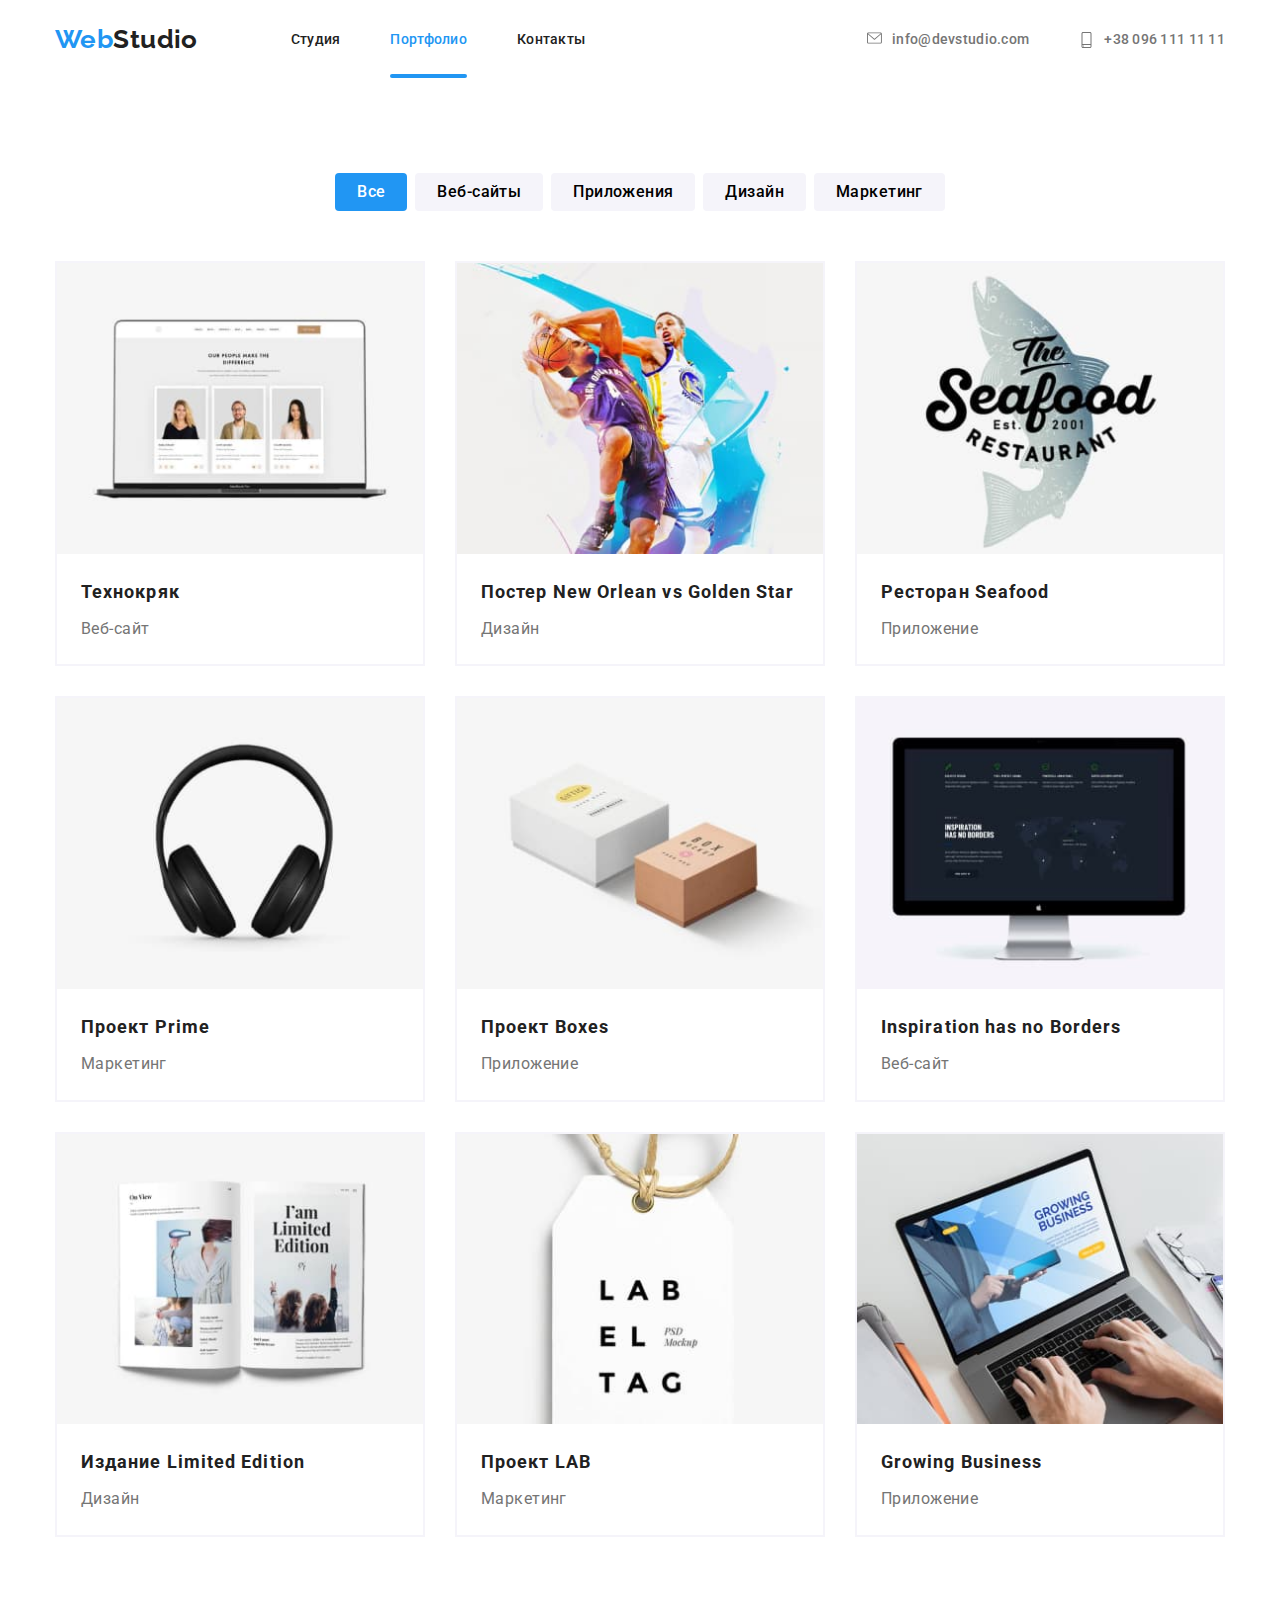
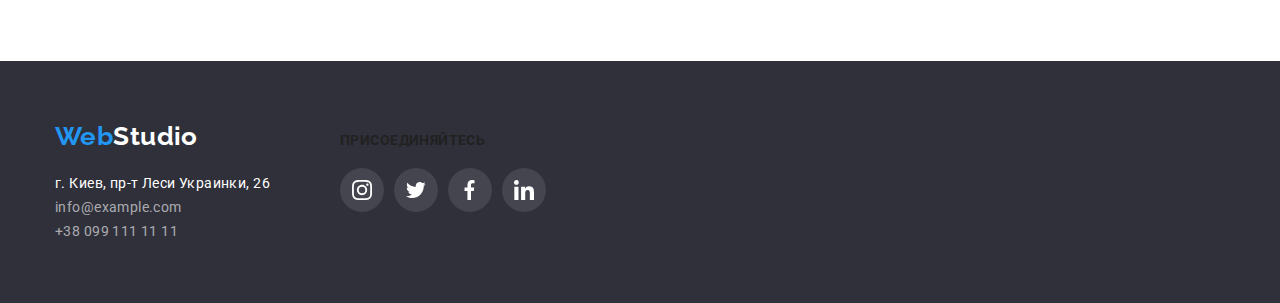
<file: portfolio.html>
<!DOCTYPE html>
<html lang="ru">

<head>
    <meta charset="UTF-8">
    <meta http-equiv="X-UA-Compatible" content="IE=edge">
    <meta name="viewport" content="width=device-width, initial-scale=1.0">
    <link rel="preconnect" href="https://fonts.googleapis.com">
    <link rel="preconnect" href="https://fonts.gstatic.com" crossorigin>
    <link href="https://fonts.googleapis.com/css2?family=Raleway:wght@700&family=Roboto:wght@400;500;700&display=swap"
        rel="stylesheet">
    <link rel="stylesheet" type="text/css" href="./css/normalize.css" />
    <link rel="stylesheet" type="text/css" href="./css/styles.css" />
    <title>Project</title>

</head>

<body>
    <header>
        <div class="container headers">
            <nav class="main-nav">
                <a class="logo" href="./index.html"><span class="logo first">Web</span>Studio</a>
                <ul class="header-list list">
                    <li class="list">
                        <a class="nav-link" href="./index.html">Студия</a>
                    </li>
                    <li class="list">
                        <a class="nav-link link-active" href="./portfolio.html">Портфолио</a>
                    </li>
                    <li class="list">
                        <a class="nav-link" href="#contacts">Контакты</a>
                    </li>
                </ul>
            </nav>
            <ul class="header-link list">
                <li class="list">
                    <a class="contact-link" href="mailto:info@devstudio.com">
                        <svg class="mail">
                            <use href="./images/icons2/symbol-defs.svg#email"></use>
                        </svg>info@devstudio.com</a>
                </li>
                <li class="list">
                    <a class="contact-link" border="0" href="tel:+380961111111">
                        <svg class="phone">
                            <use href="./images/icons2/symbol-defs.svg#smartphone"></use>
                        </svg>+38 096 111 11 11</a>
                </li>
            </ul>
        </div>
    </header>
    <main>
        <section class="section">
            <div class="container">
                <h1 class="visually-hidden">Наши проекты</h1>
                <ul class="portfolio-list list">
                    <li class="portfolio-margin"><button class="btn-portfolio btn-portfolio-active"
                            type="button">Все</button></li>
                    <li class="portfolio-margin"><button class="btn-portfolio web" type="button">Веб-сайты</button>
                    </li>
                    <li class="portfolio-margin"><button class="btn-portfolio app" type="button">Приложения</button>
                    </li>
                    <li class="portfolio-margin"><button class="btn-portfolio design" type="button">Дизайн</button>
                    </li>
                    <li class="portfolio-margin"><button class="btn-portfolio marketing"
                            type="button">Маркетинг</button></li>
                </ul>
                <ul class="project list">
                    <li class="project-list">
                        <div class="test-hover">
                            <img class="portfolio pic" src="./images/img.jpg" alt="Веб-сайт" />
                            <div class="portfolio-hover">
                                <p class="title-hover">Ресурс предлагает комплексные предложения с
                                    разным уровнем функционала и сервисов.
                                    Все это позволит посетителю получить
                                    исчерпывающие сведения о компании или частном лице.
                                </p>
                            </div>
                        </div>
                        <div class="project-content">
                            <h2 class="portfolio-title">Технокряк</h2>
                            <p class="portfolio-discription">Веб-сайт</p>
                        </div>
                    </li>
                    <li class="project-list">
                        <div class="test-hover">
                            <img class="portfolio pic" src="./images/img2.jpg" alt="Дизайн" />
                            <div class="portfolio-hover">
                                <p class="title-hover">Ресурс предлагает комплексные предложения с
                                    разным уровнем функционала и сервисов.
                                    Все это позволит посетителю получить
                                    исчерпывающие сведения о компании или частном лице.
                                </p>
                            </div>
                        </div>
                        <div class="project-content">
                            <h2 class="portfolio-title">Постер New Orlean vs Golden Star</h2>
                            <p class="portfolio-discription">Дизайн</p>
                        </div>
                    </li>
                    <li class="project-list">
                        <div class="test-hover">
                            <img class="portfolio pic" src="./images/img3.jpg" alt="Приложение" />
                            <div class="portfolio-hover">
                                <p class="title-hover">Ресурс предлагает комплексные предложения с
                                    разным уровнем функционала и сервисов.
                                    Все это позволит посетителю получить
                                    исчерпывающие сведения о компании или частном лице.
                                </p>
                            </div>
                        </div>
                        <div class="project-content">
                            <h2 class="portfolio-title">Ресторан Seafood</h2>
                            <p class="portfolio-discription">Приложение</p>
                        </div>
                    </li>
                    <li class="project-list">
                        <div class="test-hover">
                            <img class=" portfolio pic" src="./images/img4.jpg" alt="Маркетинг" />
                            <div class="portfolio-hover">
                                <p class="title-hover">Ресурс предлагает комплексные предложения с
                                    разным уровнем функционала и сервисов.
                                    Все это позволит посетителю получить
                                    исчерпывающие сведения о компании или частном лице.
                                </p>
                            </div>
                        </div>
                        <div class="project-content">
                            <h2 class="portfolio-title">Проект Prime</h2>
                            <p class="portfolio-discription">Маркетинг</p>
                        </div>
                    <li class="project-list">
                        <div class="test-hover">
                            <img class="portfolio pic" src="./images/img5.jpg" alt="Приложение" />
                            <div class="portfolio-hover">
                                <p class="title-hover">Ресурс предлагает комплексные предложения с
                                    разным уровнем функционала и сервисов.
                                    Все это позволит посетителю получить
                                    исчерпывающие сведения о компании или частном лице.
                                </p>
                            </div>
                        </div>
                        <div class="project-content">
                            <h2 class="portfolio-title">Проект Boxes</h2>
                            <p class="portfolio-discription">Приложение</p>
                        </div>
                    </li>
                    <li class="project-list">
                        <div class="test-hover">
                            <img class="portfolio pic" src="./images/img6.jpg" alt="Веб-сайт" />
                            <div class="portfolio-hover">
                                <p class="title-hover">Ресурс предлагает комплексные предложения с
                                    разным уровнем функционала и сервисов.
                                    Все это позволит посетителю получить
                                    исчерпывающие сведения о компании или частном лице.
                                </p>
                            </div>
                        </div>
                        <div class="project-content">
                            <h2 class="portfolio-title">Inspiration has no Borders</h2>
                            <p class="portfolio-discription">Веб-сайт</p>
                        </div>
                    </li>
                    <li class="project-list">
                        <div class="test-hover">
                            <img class="portfolio pic" src="./images/img7.jpg" alt="Дизайн" />
                            <div class="portfolio-hover">
                                <p class="title-hover">Ресурс предлагает комплексные предложения с
                                    разным уровнем функционала и сервисов.
                                    Все это позволит посетителю получить
                                    исчерпывающие сведения о компании или частном лице.
                                </p>
                            </div>
                        </div>
                        <div class="project-content">
                            <h2 class="portfolio-title">Издание Limited Edition</h2>
                            <p class="portfolio-discription">Дизайн</p>
                        </div>
                    </li>
                    <li class="project-list">
                        <div class="test-hover">
                            <img class="portfolio pic" src="./images/img8.jpg" alt="Дизайн" />
                            <div class="portfolio-hover">
                                <p class="title-hover">Ресурс предлагает комплексные предложения с
                                    разным уровнем функционала и сервисов.
                                    Все это позволит посетителю получить
                                    исчерпывающие сведения о компании или частном лице.
                                </p>
                            </div>
                        </div>
                        <div class="project-content">
                            <h2 class="portfolio-title">Проект LAB</h2>
                            <p class="portfolio-discription">Маркетинг</p>
                        </div>
                    </li>
                    <li class="project-list">
                        <div class="test-hover">
                            <img class="portfolio pic" src="./images/img9.jpg" alt="Приложение" />
                            <div class="portfolio-hover">
                                <p class="title-hover">Ресурс предлагает комплексные предложения с
                                    разным уровнем функционала и сервисов.
                                    Все это позволит посетителю получить
                                    исчерпывающие сведения о компании или частном лице.
                                </p>
                            </div>
                        </div>
                        <div class="project-content">
                            <h2 class="portfolio-title">Growing Business</h2>
                            <p class="portfolio-discription">Приложение</p>
                        </div>
                    </li>
                </ul>
            </div>
        </section>
    </main>
    <footer id="contacts" class="footer">
        <div class="container flexbox">
            <div class="footer-contacts">
                <a class="logo white" href="./index.html"><span class="logo first">Web</span>Studio</a>
                <ul class="contact list">
                    <li class="footer-list"><a class="contact-map" href="https://goo.gl/maps/8DTcKhsca9sqMdtq7"
                            target="_blank" rel="noopener nofollow noreferrer">
                            г. Киев, пр-т Леси Украинки, 26</a></li>
                    <li class="footer-list"><a class="contact-footer"
                            href="mailto:info@example.com">info@example.com</a>
                    </li>
                    <li class="footer-list"><a class="contact-footer" href="tel:+380991111111">+38 099 111 11 11</a>
                    </li>
                </ul>
            </div>
            <div class="footer-icons-link">
                <h2 class="footer-title">присоединяйтесь</h2>
                <ul class="footer-ul  list">
                    <li class="footer-second">
                        <a href="" class="footer-icons">
                            <svg class="footer-icons2">
                                <use href="./images/icons2/symbol-defs.svg#instagram"></use>
                            </svg>
                        </a>
                    </li>
                    <li class="footer-second">
                        <a href="" class="footer-icons">
                            <svg class="footer-icons2">
                                <use href="./images/icons2/symbol-defs.svg#twitter"></use>
                            </svg>
                        </a>
                    </li>
                    <li class="footer-second">
                        <a href="" class="footer-icons">
                            <svg class="footer-icons2">
                                <use href="./images/icons2/symbol-defs.svg#facebook"></use>
                            </svg>
                        </a>
                    </li>
                    <li class="footer-second">
                        <a href="" class="footer-icons">
                            <svg class="footer-icons2">
                                <use href="./images/icons2/symbol-defs.svg#linkedin"></use>
                            </svg>
                        </a>
                    </li>
                </ul>
                </h2>
            </div>
        </div>
    </footer>
</body>

</html>
</file>
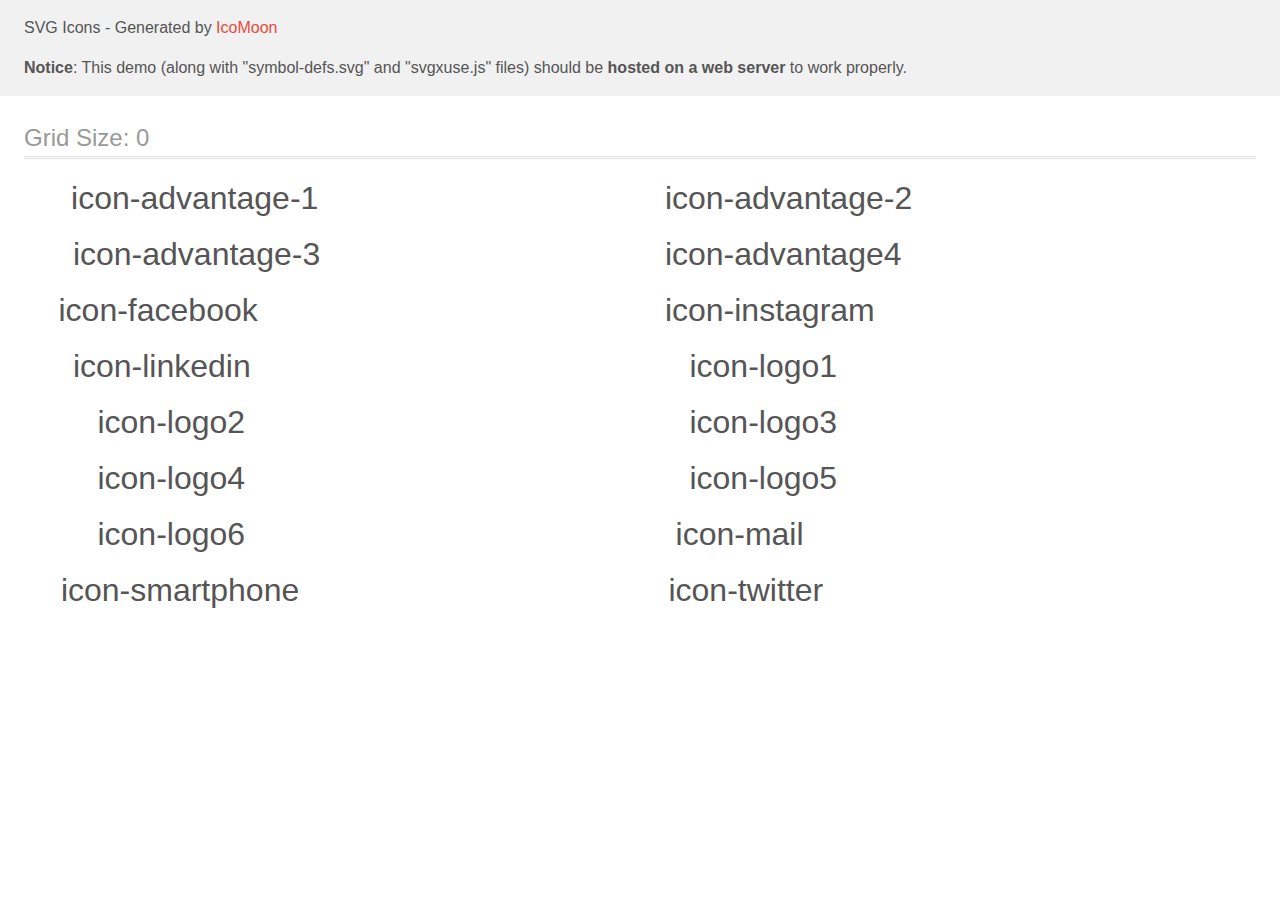
<file: images/icons2/demo-external-svg.html>
<!doctype html>
<html>
<head>
    <title>IcoMoon - SVG Icons</title>
    <meta charset="utf-8">
    <meta name="viewport" content="width=device-width, initial-scale=1">
    <link rel="stylesheet" href="demo-files/demo.css">
    <link rel="stylesheet" href="style.css">
</head>
<body>
<header class="bgc1 clearfix">
<div class="mhl">
    <p>SVG Icons - Generated by <a href="https://icomoon.io/app">IcoMoon</a></p><p><strong>Notice</strong>: This demo (along with "symbol-defs.svg" and "svgxuse.js" files) should be <b>hosted on a web server</b> to work properly.</p>
</div>
</header>
    <div class="clearfix mhl ptl">
        <h1 class="mvm mtn fgc1">Grid Size: 0</h1>
        <div class="glyph fs1">
            <div class="clearfix pbs">
                <svg class="icons icon-advantage-1"><use xlink:href="symbol-defs.svg#icon-advantage-1"></use></svg><span class="name"> icon-advantage-1</span>
            </div>
        </div>
        <div class="glyph fs1">
            <div class="clearfix pbs">
                <svg class="icons icon-advantage-2"><use xlink:href="symbol-defs.svg#icon-advantage-2"></use></svg><span class="name"> icon-advantage-2</span>
            </div>
        </div>
        <div class="glyph fs1">
            <div class="clearfix pbs">
                <svg class="icons icon-advantage-3"><use xlink:href="symbol-defs.svg#icon-advantage-3"></use></svg><span class="name"> icon-advantage-3</span>
            </div>
        </div>
        <div class="glyph fs1">
            <div class="clearfix pbs">
                <svg class="icons icon-advantage4"><use xlink:href="symbol-defs.svg#icon-advantage4"></use></svg><span class="name"> icon-advantage4</span>
            </div>
        </div>
        <div class="glyph fs1">
            <div class="clearfix pbs">
                <svg class="icons icon-facebook"><use xlink:href="symbol-defs.svg#icon-facebook"></use></svg><span class="name"> icon-facebook</span>
            </div>
        </div>
        <div class="glyph fs1">
            <div class="clearfix pbs">
                <svg class="icons icon-instagram"><use xlink:href="symbol-defs.svg#icon-instagram"></use></svg><span class="name"> icon-instagram</span>
            </div>
        </div>
        <div class="glyph fs1">
            <div class="clearfix pbs">
                <svg class="icons icon-linkedin"><use xlink:href="symbol-defs.svg#icon-linkedin"></use></svg><span class="name"> icon-linkedin</span>
            </div>
        </div>
        <div class="glyph fs1">
            <div class="clearfix pbs">
                <svg class="icons icon-logo1"><use xlink:href="symbol-defs.svg#icon-logo1"></use></svg><span class="name"> icon-logo1</span>
            </div>
        </div>
        <div class="glyph fs1">
            <div class="clearfix pbs">
                <svg class="icons icon-logo2"><use xlink:href="symbol-defs.svg#icon-logo2"></use></svg><span class="name"> icon-logo2</span>
            </div>
        </div>
        <div class="glyph fs1">
            <div class="clearfix pbs">
                <svg class="icons icon-logo3"><use xlink:href="symbol-defs.svg#icon-logo3"></use></svg><span class="name"> icon-logo3</span>
            </div>
        </div>
        <div class="glyph fs1">
            <div class="clearfix pbs">
                <svg class="icons icon-logo4"><use xlink:href="symbol-defs.svg#icon-logo4"></use></svg><span class="name"> icon-logo4</span>
            </div>
        </div>
        <div class="glyph fs1">
            <div class="clearfix pbs">
                <svg class="icons icon-logo5"><use xlink:href="symbol-defs.svg#icon-logo5"></use></svg><span class="name"> icon-logo5</span>
            </div>
        </div>
        <div class="glyph fs1">
            <div class="clearfix pbs">
                <svg class="icons icon-logo6"><use xlink:href="symbol-defs.svg#icon-logo6"></use></svg><span class="name"> icon-logo6</span>
            </div>
        </div>
        <div class="glyph fs1">
            <div class="clearfix pbs">
                <svg class="icons icon-mail"><use xlink:href="symbol-defs.svg#icon-mail"></use></svg><span class="name"> icon-mail</span>
            </div>
        </div>
        <div class="glyph fs1">
            <div class="clearfix pbs">
                <svg class="icons icon-smartphone"><use xlink:href="symbol-defs.svg#icon-smartphone"></use></svg><span class="name"> icon-smartphone</span>
            </div>
        </div>
        <div class="glyph fs1">
            <div class="clearfix pbs">
                <svg class="icons icon-twitter"><use xlink:href="symbol-defs.svg#icon-twitter"></use></svg><span class="name"> icon-twitter</span>
            </div>
        </div>
  </div>
<script defer src="svgxuse.js"></script>
</body>
</html>
</file>
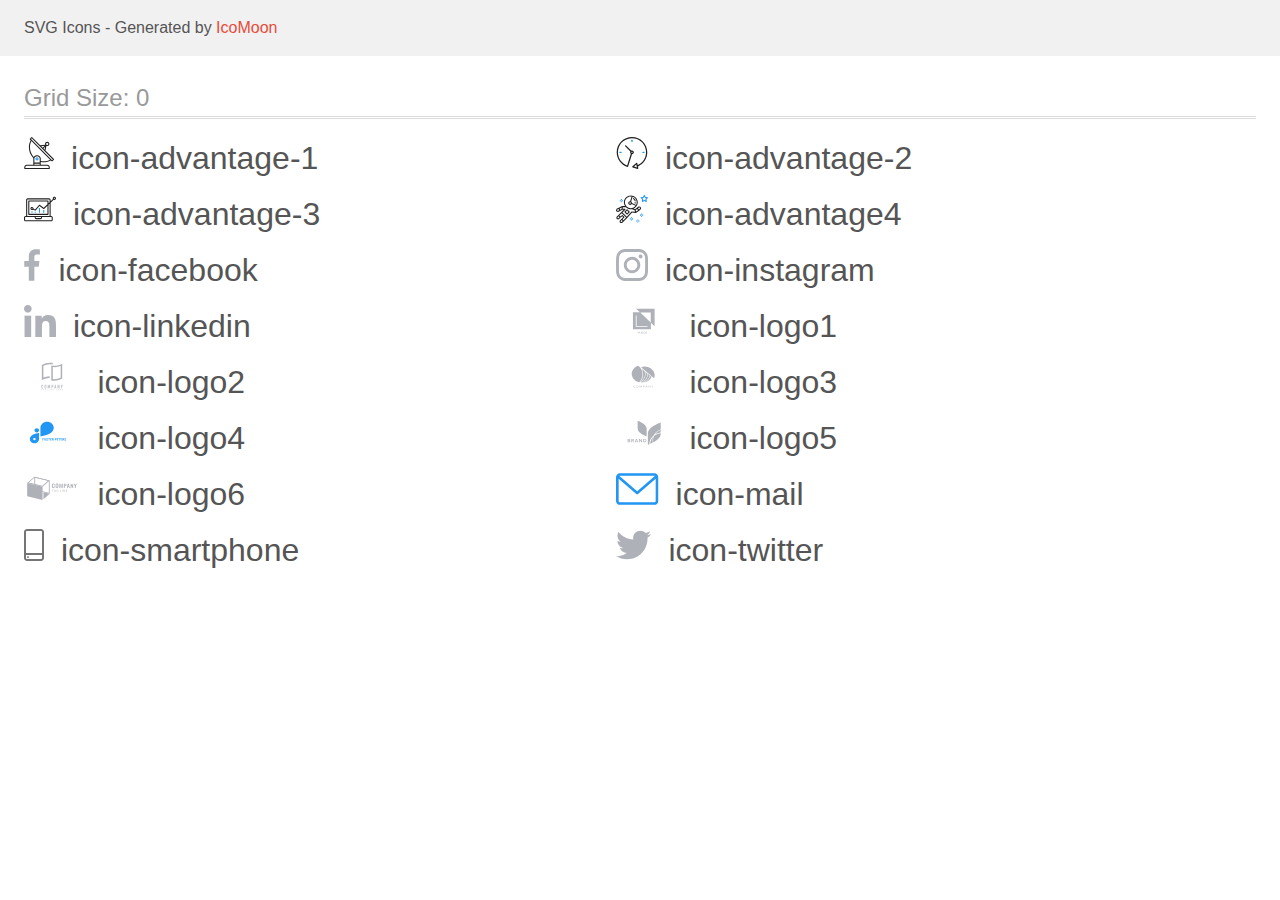
<file: images/icons2/demo.html>
<!doctype html>
<html>
<head>
    <title>IcoMoon - SVG Icons</title>
    <meta charset="utf-8">
    <meta name="viewport" content="width=device-width, initial-scale=1">
    <link rel="stylesheet" href="demo-files/demo.css">
    <link rel="stylesheet" href="style.css">
</head>
<body>
<svg aria-hidden="true" style="position: absolute; width: 0; height: 0; overflow: hidden;" version="1.1" xmlns="http://www.w3.org/2000/svg" xmlns:xlink="http://www.w3.org/1999/xlink">
<defs>
<symbol id="icon-advantage-1" viewBox="0 0 30 32">
<path fill="#212121" style="fill: var(--color1, #212121)" d="M29.859 22.098l-8.443-8.505 0.937-4.615c0.242 0.094 0.499 0.144 0.758 0.146h0.006c1.192 0.014 2.17-0.941 2.184-2.133s-0.941-2.17-2.133-2.184c-1.192-0.014-2.17 0.941-2.184 2.133-0.003 0.255 0.039 0.509 0.125 0.749l-4.96 0.605-8.091-8.133c-0.099-0.101-0.235-0.159-0.377-0.16-0.14 0.001-0.274 0.056-0.373 0.155l-1.513 1.504c-0.208 0.208-0.208 0.546 0 0.754l0.814 0.826c-3.153 5.798-2.129 12.978 2.519 17.663 0.043 0.041 0.092 0.074 0.146 0.098-0.034 0.18-0.051 0.364-0.052 0.547v6.187h-6.4c-1.472 0.002-2.665 1.195-2.667 2.667v1.067c0 0.295 0.239 0.533 0.533 0.533h24.533c0.295 0 0.533-0.239 0.533-0.533v-1.067c-0.002-1.472-1.195-2.665-2.667-2.667h-6.4v-2.742c1.003 0.21 2.024 0.317 3.049 0.32 2.458-0.003 4.877-0.615 7.040-1.783l0.818 0.823c0.099 0.101 0.235 0.159 0.377 0.16 0.14-0.001 0.274-0.056 0.373-0.155l1.513-1.504c0.208-0.208 0.208-0.546 0-0.754zM22.366 6.233c0.418-0.415 1.093-0.414 1.508 0.004s0.414 1.093-0.004 1.508c-0.2 0.199-0.47 0.31-0.752 0.31h-0.003c-0.589-0.003-1.064-0.483-1.061-1.072 0.002-0.282 0.115-0.552 0.314-0.751h-0.002zM21.11 9.738l-0.598 2.946-1.175-1.182 1.774-1.763zM20.504 8.836l-1.92 1.909-1.485-1.493 3.405-0.415zM23.090 28.8c0.884 0 1.6 0.716 1.6 1.6v0.533h-23.467v-0.533c0-0.884 0.716-1.6 1.6-1.6h20.267zM15.623 26.667v1.067h-5.333v-1.067h5.333zM10.29 25.6v-4.053c0-1.294 1.196-2.347 2.667-2.347s2.667 1.053 2.667 2.347v4.053h-5.333zM16.69 23.904v-2.357c0-1.882-1.675-3.413-3.733-3.413-1.331-0.020-2.576 0.657-3.281 1.786-4.058-4.274-4.971-10.645-2.279-15.887l18.602 18.708c-2.872 1.461-6.165 1.873-9.309 1.163zM27.979 23.22l-21.057-21.181 0.755-0.752 7.935 7.98c0.004 0 0.006 0.007 0.010 0.010l13.115 13.191-0.757 0.752z"></path>
<path fill="#2196f3" style="fill: var(--color2, #2196f3)" d="M12.961 20.267h-0.005c-0.884-0.001-1.601 0.714-1.602 1.598s0.714 1.601 1.598 1.602h0.005c0.884 0.001 1.601-0.714 1.602-1.598s-0.714-1.601-1.598-1.602zM13.335 22.245c-0.1 0.1-0.236 0.156-0.378 0.155-0.295-0.002-0.532-0.242-0.531-0.536 0.001-0.141 0.057-0.276 0.157-0.375s0.233-0.154 0.373-0.155c0.295 0.002 0.532 0.241 0.53 0.536-0.001 0.141-0.057 0.276-0.157 0.375h0.005z"></path>
</symbol>
<symbol id="icon-advantage-2" viewBox="0 0 32 32">
<path fill="#212121" style="fill: var(--color1, #212121)" d="M31.297 15.301c-0.002-8.452-6.855-15.303-15.308-15.301s-15.303 6.855-15.301 15.308c0.001 6.658 4.307 12.551 10.649 14.576 0.061 0.019 0.124 0.029 0.187 0.029 0.121-0 0.239-0.032 0.342-0.094 0.135-0.080 0.236-0.207 0.283-0.356l3.865-12.25c1.057-0.005 1.909-0.866 1.903-1.923s-0.866-1.909-1.923-1.903c-0.284 0.001-0.565 0.067-0.82 0.191l-5.106-5.107c-0.253-0.245-0.657-0.238-0.902 0.016-0.239 0.247-0.239 0.639 0 0.886l5.103 5.109c-0.392 0.799-0.168 1.764 0.536 2.309l-3.683 11.673c-7.278-2.681-11.004-10.754-8.323-18.032s10.754-11.004 18.032-8.323 11.004 10.754 8.323 18.032c-1.31 3.556-4.001 6.431-7.462 7.973l-0.398-1.874c-0.073-0.344-0.411-0.565-0.756-0.492-0.109 0.023-0.209 0.074-0.292 0.148l-3.837 3.426c-0.263 0.234-0.287 0.637-0.052 0.9 0.076 0.085 0.174 0.149 0.283 0.184l4.899 1.563c0.335 0.108 0.694-0.077 0.802-0.412 0.034-0.106 0.040-0.219 0.017-0.328l-0.391-1.839c5.664-2.388 9.342-7.942 9.329-14.089zM15.992 14.664c0.352 0 0.638 0.286 0.638 0.638s-0.286 0.638-0.638 0.638c-0.352 0-0.638-0.285-0.638-0.638s0.285-0.638 0.638-0.638zM18.093 29.528l2.184-1.948 0.603 2.84-2.787-0.892z"></path>
<path fill="#2196f3" style="fill: var(--color2, #2196f3)" d="M15.354 3.185v1.275c0 0.352 0.285 0.638 0.638 0.638s0.638-0.285 0.638-0.638v-1.275c0-0.352-0.286-0.638-0.638-0.638s-0.638 0.286-0.638 0.638z"></path>
<path fill="#2196f3" style="fill: var(--color2, #2196f3)" d="M3.876 14.664c-0.352 0-0.638 0.286-0.638 0.638s0.285 0.638 0.638 0.638h1.275c0.352 0 0.638-0.285 0.638-0.638s-0.285-0.638-0.638-0.638h-1.275z"></path>
<path fill="#2196f3" style="fill: var(--color2, #2196f3)" d="M28.108 15.939c0.352 0 0.638-0.285 0.638-0.638s-0.285-0.638-0.638-0.638h-1.275c-0.352 0-0.638 0.286-0.638 0.638s0.286 0.638 0.638 0.638h1.275z"></path>
</symbol>
<symbol id="icon-advantage-3" viewBox="0 0 32 32">
<path fill="#2196f3" style="fill: var(--color2, #2196f3)" d="M14.926 14.965h1.066v4.798h-1.066v-4.797z"></path>
<path fill="#2196f3" style="fill: var(--color2, #2196f3)" d="M19.19 17.097h1.066v2.665h-1.066v-2.665z"></path>
<path fill="#2196f3" style="fill: var(--color2, #2196f3)" d="M10.661 18.696h1.066v1.066h-1.066v-1.066z"></path>
<path fill="#2196f3" style="fill: var(--color2, #2196f3)" d="M7.463 18.163h1.066v1.599h-1.066v-1.599z"></path>
<path fill="#212121" style="fill: var(--color1, #212121)" d="M1.599 28.291h25.587c0.883 0 1.599-0.716 1.599-1.599v-2.132c0-0.883-0.716-1.599-1.599-1.599h-0.533v-13.293l3.028-2.868c0.703 0.346 1.553 0.136 2.013-0.499s0.396-1.508-0.152-2.068-1.42-0.644-2.065-0.198c-0.644 0.446-0.873 1.292-0.542 2.002l-2.281 2.163v-1.23c0-0.883-0.716-1.599-1.599-1.599h-21.322c-0.883 0-1.599 0.716-1.599 1.599v15.992h-0.533c-0.883 0-1.599 0.716-1.599 1.599v2.132c0 0.883 0.716 1.599 1.599 1.599zM30.384 4.837c0.294 0 0.533 0.239 0.533 0.533s-0.239 0.533-0.533 0.533c-0.294 0-0.533-0.239-0.533-0.533s0.239-0.533 0.533-0.533zM3.198 6.969c0-0.294 0.239-0.533 0.533-0.533h21.322c0.294 0 0.533 0.239 0.533 0.533v2.239l-1.066 1.013v-2.186c0-0.294-0.239-0.533-0.533-0.533h-19.19c-0.294 0-0.533 0.239-0.533 0.533v13.326c0 0.294 0.239 0.533 0.533 0.533h19.19c0.294 0 0.533-0.239 0.533-0.533v-9.674l1.066-1.010v12.284h-22.388v-15.992zM7.996 13.899c-0.721-0.002-1.354 0.478-1.546 1.174s0.105 1.433 0.725 1.801c0.62 0.368 1.41 0.276 1.928-0.226l1.853 0.93c0.215 0.108 0.476 0.057 0.636-0.123l3.939-4.431 3.872 2.901c0.208 0.156 0.498 0.139 0.686-0.039l3.365-3.188v8.131h-18.124v-12.26h18.124v2.66l-3.771 3.572-3.904-2.927c-0.222-0.166-0.534-0.135-0.718 0.072l-3.993 4.493-1.493-0.746c0.011-0.064 0.018-0.129 0.020-0.193 0-0.883-0.716-1.599-1.599-1.599zM8.529 15.498c0 0.294-0.239 0.533-0.533 0.533s-0.533-0.239-0.533-0.533c0-0.294 0.239-0.533 0.533-0.533s0.533 0.239 0.533 0.533zM11.727 24.027h5.331v0.533c0 0.294-0.239 0.533-0.533 0.533h-4.264c-0.294 0-0.533-0.239-0.533-0.533v-0.533zM1.066 24.56c0-0.294 0.239-0.533 0.533-0.533h9.062v0.533c0 0.883 0.716 1.599 1.599 1.599h4.264c0.883 0 1.599-0.716 1.599-1.599v-0.533h9.062c0.294 0 0.533 0.239 0.533 0.533v2.132c0 0.294-0.239 0.533-0.533 0.533h-25.587c-0.294 0-0.533-0.239-0.533-0.533v-2.132z"></path>
</symbol>
<symbol id="icon-advantage4" viewBox="0 0 32 32">
<path fill="#2196f3" style="fill: var(--color2, #2196f3)" d="M31.974 4.524c-0.063-0.193-0.229-0.333-0.43-0.363l-1.91-0.278-0.855-1.731c-0.179-0.365-0.777-0.365-0.956 0l-0.855 1.731-1.91 0.278c-0.201 0.029-0.367 0.17-0.431 0.363-0.062 0.193-0.011 0.405 0.135 0.547l1.383 1.348-0.326 1.903c-0.034 0.2 0.048 0.402 0.212 0.522 0.166 0.121 0.382 0.135 0.562 0.040l1.709-0.899 1.709 0.899c0.078 0.041 0.164 0.061 0.249 0.061 0.11 0 0.221-0.034 0.314-0.102 0.164-0.119 0.246-0.322 0.212-0.522l-0.326-1.903 1.383-1.348c0.145-0.142 0.197-0.354 0.135-0.547zM29.511 5.851c-0.125 0.122-0.183 0.299-0.153 0.472l0.191 1.114-1-0.526c-0.078-0.041-0.163-0.061-0.249-0.061s-0.17 0.020-0.249 0.061l-1.001 0.526 0.191-1.114c0.030-0.173-0.028-0.349-0.153-0.472l-0.81-0.789 1.119-0.163c0.174-0.025 0.324-0.134 0.402-0.292l0.5-1.013 0.5 1.013c0.078 0.157 0.228 0.267 0.402 0.292l1.119 0.163-0.809 0.789z"></path>
<path fill="#2196f3" style="fill: var(--color2, #2196f3)" d="M26.134 20.522h-1.067v1.067h1.067v-1.067z"></path>
<path fill="#2196f3" style="fill: var(--color2, #2196f3)" d="M26.134 22.656h-1.067v1.067h1.067v-1.067z"></path>
<path fill="#2196f3" style="fill: var(--color2, #2196f3)" d="M27.2 21.589h-1.067v1.067h1.067v-1.067z"></path>
<path fill="#2196f3" style="fill: var(--color2, #2196f3)" d="M25.067 21.589h-1.067v1.067h1.067v-1.067z"></path>
<path fill="#2196f3" style="fill: var(--color2, #2196f3)" d="M22.4 26.389h-1.067v1.067h1.067v-1.067z"></path>
<path fill="#2196f3" style="fill: var(--color2, #2196f3)" d="M22.4 28.522h-1.067v1.067h1.067v-1.067z"></path>
<path fill="#2196f3" style="fill: var(--color2, #2196f3)" d="M23.467 27.456h-1.067v1.067h1.067v-1.067z"></path>
<path fill="#2196f3" style="fill: var(--color2, #2196f3)" d="M21.333 27.456h-1.067v1.067h1.067v-1.067z"></path>
<path fill="#2196f3" style="fill: var(--color2, #2196f3)" d="M16 24.256h-1.067v1.067h1.067v-1.067z"></path>
<path fill="#2196f3" style="fill: var(--color2, #2196f3)" d="M16 26.389h-1.067v1.067h1.067v-1.067z"></path>
<path fill="#2196f3" style="fill: var(--color2, #2196f3)" d="M17.067 25.322h-1.067v1.067h1.067v-1.067z"></path>
<path fill="#2196f3" style="fill: var(--color2, #2196f3)" d="M14.933 25.322h-1.067v1.067h1.067v-1.067z"></path>
<path fill="#2196f3" style="fill: var(--color2, #2196f3)" d="M5.867 6.122h-1.067v1.067h1.067v-1.067z"></path>
<path fill="#2196f3" style="fill: var(--color2, #2196f3)" d="M5.867 8.255h-1.067v1.067h1.067v-1.067z"></path>
<path fill="#2196f3" style="fill: var(--color2, #2196f3)" d="M6.933 7.189h-1.067v1.067h1.067v-1.067z"></path>
<path fill="#2196f3" style="fill: var(--color2, #2196f3)" d="M4.8 7.189h-1.067v1.067h1.067v-1.067z"></path>
<path fill="#212121" style="fill: var(--color1, #212121)" d="M24.715 14.159c-0.287-0.388-0.709-0.637-1.188-0.705-0.481-0.068-0.956 0.058-1.34 0.352l-1.252 0.96-1.898 1.417-1.358-0.541c2.421-1.086 4.114-3.508 4.114-6.32 0-3.823-3.123-6.933-6.961-6.933s-6.961 3.11-6.961 6.933c0 1.386 0.414 2.674 1.12 3.758l-2.764-0.024c-0.002 0-0.003 0-0.005 0-0.009 0-0.015 0.004-0.023 0.005-0.053 0.002-0.105 0.013-0.155 0.031-0.013 0.005-0.026 0.008-0.038 0.013-0.006 0.003-0.013 0.003-0.019 0.006l-3.233 1.596c-0.001 0-0.001 0-0.001 0.001l-1.893 0.911c-0.021 0.009-0.042 0.021-0.063 0.035-0.755 0.502-1.012 1.489-0.598 2.295 0.22 0.429 0.595 0.745 1.056 0.889 0.178 0.055 0.359 0.083 0.539 0.083 0.29 0 0.577-0.071 0.839-0.211l1.388-0.738 2.264-1.169 1.357-0.008-5.442 5.416c-0.001 0.001-0.001 0.001-0.002 0.001l-1.339 1.333c-0.316 0.315-0.49 0.732-0.49 1.178s0.174 0.863 0.49 1.179c0.325 0.323 0.752 0.485 1.179 0.485s0.854-0.162 1.18-0.485l1.314-1.309 1.741-1.3 0.901 0.897-1.762 1.754c-0 0.001-0.001 0.001-0.002 0.001l-1.339 1.333c-0.316 0.315-0.49 0.732-0.49 1.178s0.174 0.863 0.49 1.179c0.325 0.323 0.753 0.485 1.18 0.485s0.855-0.162 1.18-0.485l3.482-3.467c0.001-0.001 0.001-0.001 0.001-0.002l1.010-1-0.004-0.004c0.006-0.006 0.015-0.009 0.022-0.015l5.166-5.658 3.471 0.494c0.025 0.004 0.050 0.005 0.075 0.005 0.065 0 0.127-0.015 0.187-0.038 0.018-0.006 0.033-0.015 0.050-0.023 0.019-0.010 0.039-0.015 0.058-0.027l3.213-2.133c0.012-0.008 0.018-0.021 0.029-0.029 0.013-0.010 0.029-0.014 0.041-0.026l1.271-1.191c0.662-0.62 0.753-1.635 0.212-2.362zM2.13 17.77c-0.173 0.093-0.37 0.111-0.558 0.052-0.187-0.058-0.338-0.186-0.427-0.358-0.161-0.314-0.068-0.695 0.214-0.902l1.314-0.632 0.449 1.312-0.992 0.528zM5.628 15.942l-1.548 0.8-0.439-1.283 2.027-1.001-0.040 1.484zM20.727 9.322c0 0.918-0.219 1.785-0.599 2.559l-4.181-1.899c-0.044-0.573-0.341-1.075-0.788-1.388l1.464-4.86c2.378 0.756 4.105 2.974 4.105 5.588zM8.938 9.322c0-3.235 2.644-5.867 5.894-5.867 0.253 0 0.5 0.021 0.745 0.052l-1.432 4.754c-0.019-0.001-0.037-0.006-0.057-0.006-1.033 0-1.873 0.837-1.873 1.867s0.84 1.867 1.873 1.867c0.694 0 1.294-0.383 1.618-0.945l3.862 1.755c-1.075 1.446-2.795 2.39-4.737 2.39-3.25 0-5.894-2.632-5.894-5.867zM14.894 10.122c0 0.441-0.362 0.8-0.806 0.8s-0.806-0.359-0.806-0.8c0-0.441 0.362-0.8 0.806-0.8s0.806 0.359 0.806 0.8zM2.465 25.146c-0.236 0.234-0.619 0.234-0.854 0.001-0.114-0.114-0.176-0.263-0.176-0.423s0.062-0.309 0.176-0.421l0.962-0.958 0.851 0.848-0.959 0.955zM5.679 28.88c-0.236 0.234-0.619 0.235-0.855 0.001-0.114-0.114-0.176-0.263-0.176-0.423s0.062-0.309 0.176-0.421l0.963-0.959 0.852 0.848-0.96 0.955zM9.16 25.411c-0.001 0-0.001 0-0.002 0.001l-1.765 1.76-0.852-0.848 1.763-1.755c0 0 0 0 0-0s0.001-0.001 0.002-0.001c0.040-0.040 0.065-0.088 0.090-0.135 0.007-0.014 0.020-0.026 0.026-0.040 0.017-0.041 0.019-0.085 0.026-0.129 0.003-0.025 0.014-0.047 0.014-0.073 0-0.036-0.013-0.070-0.020-0.106-0.006-0.032-0.006-0.065-0.019-0.095-0.020-0.050-0.055-0.094-0.091-0.138-0.010-0.012-0.014-0.027-0.025-0.038 0 0 0 0-0.001 0s-0.001-0.002-0.001-0.002l-1.607-1.6c-0.017-0.017-0.039-0.024-0.058-0.038-0.028-0.022-0.055-0.042-0.087-0.058-0.030-0.015-0.061-0.024-0.093-0.033-0.034-0.010-0.067-0.017-0.103-0.020-0.033-0.002-0.063 0.001-0.095 0.005-0.036 0.004-0.069 0.009-0.104 0.020-0.034 0.011-0.063 0.027-0.094 0.045-0.020 0.011-0.042 0.015-0.061 0.029l-1.773 1.324-0.901-0.897 2.399-2.386 4.361 4.289-0.928 0.919zM15.979 18.394c-0.015-0.002-0.030 0.004-0.045 0.003-0.039-0.002-0.076 0.001-0.115 0.007-0.030 0.005-0.059 0.011-0.088 0.021-0.034 0.012-0.065 0.028-0.097 0.047-0.030 0.018-0.057 0.037-0.083 0.061-0.013 0.011-0.028 0.017-0.040 0.029l-4.698 5.146-4.328-4.257 2.833-2.818c0.209-0.208 0.21-0.546 0.002-0.755-0.105-0.105-0.243-0.157-0.381-0.156v-0.001l-2.219 0.013 0.028-1.607 3.104 0.027c1.265 1.294 3.029 2.101 4.981 2.101 0.437 0 0.864-0.045 1.279-0.123 0.040 0.032 0.079 0.065 0.13 0.085l2.41 0.96 0.331 1.644-3.003-0.427zM20.020 18.572l-0.313-1.558 1.446-1.080 0.947 1.257-2.080 1.381zM23.774 15.741l-0.838 0.785-0.931-1.236 0.831-0.637c0.155-0.119 0.351-0.168 0.543-0.143 0.193 0.027 0.364 0.128 0.48 0.284 0.217 0.292 0.18 0.699-0.085 0.947z"></path>
<path fill="#212121" style="fill: var(--color1, #212121)" d="M13.602 18.544l-2.143-2.133c-0.207-0.207-0.545-0.207-0.753 0l-2.142 2.133c-0.1 0.101-0.157 0.236-0.157 0.378s0.056 0.278 0.157 0.378l2.142 2.133c0.104 0.103 0.241 0.155 0.377 0.155s0.273-0.052 0.376-0.155l2.143-2.133c0.1-0.1 0.157-0.236 0.157-0.378s-0.057-0.278-0.157-0.378zM11.083 20.303l-1.387-1.381 1.387-1.381 1.387 1.381-1.387 1.381z"></path>
<path fill="#212121" style="fill: var(--color1, #212121)" d="M17.164 5.071l-0.258 1.036c0.071 0.018 1.738 0.452 1.738 2.149h1.067c-0-2.017-1.666-2.965-2.547-3.185z"></path>
<path fill="#212121" style="fill: var(--color1, #212121)" d="M19.711 9.322h-1.067v1.067h1.067v-1.067z"></path>
</symbol>
<symbol id="icon-facebook" viewBox="0 0 18 32">
<path fill="#afb1b8" style="fill: var(--color3, #afb1b8)" d="M13.328 5.312h2.923v-5.088c-1.232-0.143-2.66-0.224-4.107-0.224-0.052 0-0.104 0-0.157 0l0.008-0c-4.213 0-7.099 2.65-7.099 7.52v4.48h-4.646v5.688h4.646v14.312h5.699v-14.31h4.461l0.709-5.69h-5.17v-3.92c0-1.643 0.443-2.768 2.734-2.768z"></path>
</symbol>
<symbol id="icon-instagram" viewBox="0 0 32 32">
<path fill="#afb1b8" style="fill: var(--color3, #afb1b8)" d="M31.969 9.408c-0.075-1.7-0.35-2.869-0.744-3.882-0.406-1.075-1.032-2.038-1.851-2.838-0.8-0.813-1.769-1.444-2.832-1.844-1.019-0.394-2.182-0.669-3.882-0.744-1.713-0.081-2.257-0.1-6.601-0.1s-4.888 0.019-6.595 0.094c-1.7 0.075-2.869 0.35-3.882 0.744-1.075 0.406-2.038 1.031-2.838 1.85-0.813 0.8-1.444 1.769-1.844 2.832-0.394 1.019-0.669 2.182-0.744 3.882-0.081 1.713-0.1 2.257-0.1 6.601s0.019 4.888 0.094 6.595c0.075 1.7 0.35 2.869 0.744 3.882 0.406 1.075 1.038 2.038 1.85 2.838 0.8 0.813 1.769 1.444 2.832 1.844 1.019 0.394 2.182 0.669 3.882 0.744 1.706 0.075 2.25 0.094 6.595 0.094s4.888-0.019 6.595-0.094c1.7-0.075 2.869-0.35 3.882-0.744 2.151-0.832 3.851-2.532 4.682-4.682 0.394-1.019 0.669-2.182 0.744-3.882 0.075-1.707 0.094-2.251 0.094-6.595s-0.006-4.888-0.081-6.595zM29.087 22.473c-0.069 1.563-0.331 2.407-0.55 2.969-0.538 1.394-1.644 2.5-3.038 3.038-0.563 0.219-1.413 0.481-2.969 0.55-1.688 0.075-2.194 0.094-6.464 0.094s-4.782-0.019-6.464-0.094c-1.563-0.069-2.407-0.331-2.969-0.55-0.694-0.256-1.325-0.663-1.838-1.194-0.531-0.519-0.938-1.144-1.194-1.838-0.219-0.563-0.481-1.413-0.55-2.969-0.075-1.688-0.094-2.194-0.094-6.464s0.019-4.782 0.094-6.464c0.069-1.563 0.331-2.407 0.55-2.969 0.256-0.694 0.663-1.325 1.2-1.838 0.519-0.531 1.144-0.938 1.838-1.194 0.563-0.219 1.413-0.481 2.969-0.55 1.688-0.075 2.194-0.094 6.464-0.094 4.276 0 4.782 0.019 6.464 0.094 1.563 0.069 2.407 0.331 2.969 0.55 0.694 0.256 1.325 0.662 1.838 1.194 0.531 0.519 0.938 1.144 1.194 1.838 0.219 0.563 0.481 1.413 0.55 2.969 0.075 1.688 0.094 2.194 0.094 6.464s-0.019 4.77-0.094 6.458z"></path>
<path fill="#afb1b8" style="fill: var(--color3, #afb1b8)" d="M16.059 7.783c-4.538 0-8.22 3.682-8.22 8.22s3.682 8.22 8.22 8.22c4.539 0 8.22-3.682 8.22-8.22s-3.682-8.22-8.22-8.22zM16.059 21.335c-2.944 0-5.332-2.388-5.332-5.332s2.388-5.332 5.332-5.332c2.944 0 5.332 2.388 5.332 5.332s-2.388 5.332-5.332 5.332z"></path>
<path fill="#afb1b8" style="fill: var(--color3, #afb1b8)" d="M26.524 7.458c0 1.060-0.859 1.919-1.919 1.919s-1.919-0.859-1.919-1.919c0-1.060 0.859-1.919 1.919-1.919s1.919 0.859 1.919 1.919z"></path>
</symbol>
<symbol id="icon-linkedin" viewBox="0 0 32 32">
<path fill="#afb1b8" style="fill: var(--color3, #afb1b8)" d="M31.992 32v-0.001h0.008v-11.736c0-5.741-1.236-10.164-7.948-10.164-3.227 0-5.392 1.771-6.276 3.449h-0.093v-2.913h-6.364v21.364h6.627v-10.579c0-2.785 0.528-5.479 3.977-5.479 3.399 0 3.449 3.179 3.449 5.657v10.401h6.62z"></path>
<path fill="#afb1b8" style="fill: var(--color3, #afb1b8)" d="M0.528 10.636h6.635v21.364h-6.635v-21.364z"></path>
<path fill="#afb1b8" style="fill: var(--color3, #afb1b8)" d="M3.843 0c-2.121 0-3.843 1.721-3.843 3.843s1.721 3.879 3.843 3.879c2.121 0 3.843-1.757 3.843-3.879-0.001-2.121-1.723-3.843-3.843-3.843v0z"></path>
</symbol>
<symbol id="icon-logo1" viewBox="0 0 57 32">
<path fill="#afb1b8" style="fill: var(--color3, #afb1b8)" d="M20.267 3.733l3.738 3.538-6.938-0.004v17.166h18.133v-6.564l3.733 3.534v-17.671h-18.667zM35.036 17.455l-10.597-10.032h10.597v10.032zM31.746 21.923h-11.81v-11.545h0.835v10.764h10.975v0.782zM22.725 26.72l-0.436 0.898-0.436-0.898h-0.366l0.637 1.198v0.698h0.331v-0.698l0.635-1.198h-0.365zM23.273 28.615l0.154-0.441h0.734l0.155 0.441h0.344l-0.717-1.896h-0.296l-0.716 1.896h0.342zM23.794 27.122l0.275 0.786h-0.549l0.275-0.786zM25.531 27.863c-0.048 0.073-0.072 0.153-0.072 0.241 0 0.16 0.056 0.29 0.168 0.389s0.263 0.148 0.451 0.148 0.349-0.051 0.484-0.152l0.107 0.126h0.367l-0.279-0.329c0.109-0.149 0.164-0.341 0.164-0.574h-0.275c0 0.128-0.026 0.243-0.079 0.348l-0.366-0.432 0.129-0.094c0.091-0.066 0.157-0.132 0.197-0.198s0.060-0.14 0.060-0.219c0-0.12-0.044-0.22-0.133-0.301s-0.201-0.122-0.339-0.122c-0.153 0-0.274 0.043-0.365 0.13s-0.135 0.203-0.135 0.352c0 0.061 0.014 0.124 0.043 0.189s0.081 0.144 0.155 0.237c-0.141 0.101-0.235 0.188-0.283 0.262zM26.386 28.282c-0.093 0.071-0.193 0.107-0.299 0.107-0.095 0-0.17-0.027-0.227-0.082s-0.085-0.126-0.085-0.214c0-0.102 0.052-0.192 0.156-0.271l0.040-0.029 0.414 0.488zM26.046 27.442c-0.089-0.11-0.134-0.202-0.134-0.275 0-0.063 0.018-0.116 0.055-0.158s0.085-0.063 0.147-0.063c0.057 0 0.105 0.018 0.142 0.053s0.056 0.077 0.056 0.126c0 0.075-0.027 0.136-0.081 0.184l-0.040 0.033-0.145 0.099zM29.132 28.472c0.13-0.114 0.205-0.272 0.224-0.474h-0.328c-0.017 0.135-0.059 0.232-0.124 0.29s-0.162 0.087-0.292 0.087c-0.142 0-0.249-0.054-0.323-0.161s-0.109-0.264-0.109-0.469v-0.168c0.002-0.202 0.041-0.355 0.117-0.46s0.188-0.158 0.331-0.158c0.123 0 0.217 0.030 0.28 0.091s0.104 0.158 0.12 0.294h0.328c-0.021-0.207-0.095-0.368-0.223-0.482s-0.296-0.171-0.505-0.171c-0.155 0-0.293 0.037-0.411 0.111s-0.209 0.179-0.272 0.315c-0.063 0.136-0.095 0.294-0.095 0.473v0.177c0.003 0.174 0.035 0.328 0.098 0.46s0.151 0.234 0.266 0.306c0.115 0.071 0.249 0.107 0.4 0.107 0.216 0 0.389-0.056 0.52-0.169zM31.068 28.206c0.064-0.141 0.096-0.304 0.096-0.49v-0.105c-0.001-0.185-0.034-0.347-0.099-0.486s-0.158-0.247-0.277-0.32c-0.119-0.075-0.256-0.112-0.41-0.112s-0.292 0.038-0.411 0.113c-0.119 0.075-0.211 0.183-0.277 0.324s-0.098 0.305-0.098 0.49v0.107c0.001 0.181 0.034 0.342 0.099 0.48s0.159 0.246 0.279 0.322c0.121 0.075 0.258 0.112 0.411 0.112 0.155 0 0.293-0.037 0.411-0.112s0.212-0.183 0.276-0.323zM30.716 27.135c0.080 0.112 0.12 0.273 0.12 0.483v0.099c0 0.214-0.040 0.376-0.119 0.487s-0.19 0.167-0.336 0.167c-0.144 0-0.257-0.057-0.339-0.171s-0.121-0.275-0.121-0.483v-0.109c0.002-0.204 0.043-0.362 0.122-0.473s0.192-0.168 0.335-0.168c0.146 0 0.258 0.056 0.337 0.168z"></path>
</symbol>
<symbol id="icon-logo2" viewBox="0 0 57 32">
<path fill="#afb1b8" style="fill: var(--color3, #afb1b8)" d="M26.727 3.165h-0.073c-0.112-0.007-0.224-0.010-0.336-0.012v0h-0.243c-0.212 0-0.428 0.005-0.642 0.016-0.016-0.001-0.032-0.001-0.049 0-1.944 0.11-3.848 0.596-5.609 1.431l-0.231 0.111v11.809l0.54-0.183c0.474-0.163 0.978-0.309 1.5-0.445 1.411-0.362 2.861-0.555 4.317-0.574v1.551c-0.193 0.001-0.38 0.007-0.568 0.016h-0.045c-1.121 0.061-2.233 0.232-3.322 0.51-1.378 0.345-2.708 0.863-3.957 1.542v-15.145c1.298-0.757 2.695-1.325 4.151-1.688 1.278-0.33 2.593-0.5 3.913-0.504h0.228c0.273 0.007 0.538 0.019 0.788 0.038 0.658 0.046 1.31 0.15 1.95 0.311v1.527c-0.621-0.145-1.253-0.24-1.889-0.285-0.013-0.001-0.026-0.002-0.039-0.003-0.132-0.011-0.263-0.022-0.386-0.022zM29.415 4.726c0.339 0.026 0.689 0.038 1.044 0.038 1.388-0.005 2.769-0.182 4.114-0.528 1.378-0.346 2.706-0.865 3.956-1.543v14.875c-1.298 0.756-2.696 1.325-4.153 1.688-1.279 0.329-2.593 0.498-3.913 0.503-1 0.008-1.997-0.11-2.968-0.35v-14.971c0.229 0.053 0.465 0.102 0.706 0.142 0.394 0.066 0.81 0.115 1.214 0.145zM36.985 4.841l-0.54 0.182c-0.497 0.167-0.997 0.316-1.5 0.449-1.465 0.377-2.971 0.57-4.483 0.575-0.352 0-0.676-0.010-0.989-0.030l-0.43-0.028v12.148l0.37 0.033c0.343 0.030 0.696 0.045 1.052 0.045 1.191-0.005 2.377-0.159 3.531-0.457 0.95-0.238 1.874-0.57 2.759-0.991l0.231-0.111v-11.813z"></path>
<path fill="#afb1b8" style="fill: var(--color3, #afb1b8)" d="M19.060 24.113c-0.078-0.080-0.171-0.144-0.274-0.186s-0.214-0.061-0.326-0.057c-0.119-0.002-0.237 0.021-0.347 0.065-0.101 0.040-0.193 0.101-0.27 0.178s-0.135 0.17-0.174 0.271c-0.042 0.107-0.063 0.22-0.062 0.335v2.023c-0.005 0.143 0.022 0.284 0.080 0.415 0.048 0.104 0.117 0.196 0.202 0.271 0.081 0.068 0.176 0.117 0.278 0.144 0.098 0.028 0.2 0.042 0.302 0.042 0.113 0.001 0.224-0.023 0.326-0.070 0.101-0.044 0.193-0.108 0.27-0.187 0.075-0.079 0.135-0.171 0.177-0.271 0.043-0.102 0.065-0.212 0.065-0.323v-0.226h-0.529v0.18c0.002 0.062-0.009 0.123-0.031 0.18-0.017 0.043-0.043 0.082-0.077 0.114-0.033 0.026-0.070 0.046-0.111 0.058-0.036 0.012-0.073 0.018-0.111 0.019-0.047 0.006-0.095-0.002-0.139-0.021s-0.081-0.049-0.11-0.088c-0.050-0.081-0.074-0.176-0.070-0.271v-1.887c-0.003-0.105 0.019-0.208 0.065-0.302 0.027-0.043 0.066-0.077 0.112-0.098s0.097-0.030 0.147-0.024c0.046-0.002 0.091 0.008 0.132 0.028s0.077 0.049 0.104 0.086c0.059 0.078 0.090 0.173 0.088 0.271v0.175h0.524v-0.206c0.001-0.121-0.021-0.241-0.065-0.354-0.039-0.106-0.099-0.203-0.177-0.285z"></path>
<path fill="#afb1b8" style="fill: var(--color3, #afb1b8)" d="M22.202 24.090c-0.169-0.142-0.381-0.221-0.602-0.222-0.108 0-0.215 0.020-0.316 0.057-0.103 0.037-0.198 0.093-0.279 0.165-0.088 0.079-0.158 0.175-0.205 0.283-0.053 0.124-0.079 0.257-0.077 0.392v1.941c-0.004 0.137 0.023 0.272 0.077 0.397 0.048 0.104 0.118 0.197 0.205 0.271 0.081 0.075 0.176 0.133 0.279 0.171 0.101 0.037 0.208 0.056 0.316 0.057s0.215-0.020 0.316-0.057c0.105-0.038 0.202-0.096 0.286-0.171 0.084-0.076 0.152-0.168 0.2-0.271 0.054-0.125 0.081-0.261 0.077-0.397v-1.941c0.003-0.135-0.024-0.268-0.077-0.392-0.047-0.107-0.115-0.203-0.2-0.283zM21.955 26.706c0.004 0.052-0.003 0.104-0.021 0.152s-0.047 0.092-0.084 0.128c-0.070 0.059-0.158 0.091-0.249 0.091s-0.179-0.032-0.249-0.091c-0.037-0.036-0.066-0.080-0.084-0.128s-0.025-0.101-0.021-0.152v-1.941c-0.004-0.052 0.003-0.104 0.021-0.152s0.047-0.092 0.084-0.128c0.070-0.059 0.158-0.091 0.249-0.091s0.179 0.032 0.249 0.091c0.037 0.036 0.066 0.080 0.084 0.128s0.025 0.101 0.021 0.152v1.941z"></path>
<path fill="#afb1b8" style="fill: var(--color3, #afb1b8)" d="M26.329 27.573v-3.674h-0.509l-0.668 1.945h-0.009l-0.673-1.945h-0.503v3.674h0.525v-2.235h0.009l0.514 1.58h0.262l0.518-1.58h0.009v2.235h0.525z"></path>
<path fill="#afb1b8" style="fill: var(--color3, #afb1b8)" d="M29.311 24.157c-0.081-0.091-0.183-0.16-0.297-0.201-0.123-0.040-0.251-0.059-0.38-0.057h-0.78v3.674h0.523v-1.435h0.27c0.163 0.007 0.326-0.027 0.472-0.1 0.119-0.066 0.218-0.163 0.287-0.281 0.061-0.098 0.101-0.206 0.12-0.32 0.021-0.138 0.030-0.278 0.028-0.418 0.005-0.176-0.012-0.353-0.051-0.525-0.035-0.127-0.101-0.243-0.193-0.338zM29.041 25.277c-0.002 0.067-0.019 0.132-0.049 0.191-0.030 0.056-0.077 0.102-0.135 0.129-0.078 0.035-0.162 0.050-0.247 0.046h-0.239v-1.249h0.27c0.081-0.004 0.162 0.012 0.236 0.046 0.054 0.031 0.097 0.079 0.123 0.136 0.029 0.065 0.044 0.134 0.046 0.205 0 0.077 0 0.159 0 0.244s0.005 0.174 0 0.252h-0.005z"></path>
<path fill="#afb1b8" style="fill: var(--color3, #afb1b8)" d="M31.791 23.899h-0.429l-0.809 3.674h0.523l0.154-0.789h0.714l0.154 0.789h0.524l-0.83-3.674zM31.308 26.283l0.258-1.332h0.009l0.256 1.332h-0.524z"></path>
<path fill="#afb1b8" style="fill: var(--color3, #afb1b8)" d="M35.173 26.112h-0.009l-0.791-2.213h-0.503v3.674h0.523v-2.209h0.011l0.8 2.209h0.492v-3.674h-0.523v2.213z"></path>
<path fill="#afb1b8" style="fill: var(--color3, #afb1b8)" d="M38.372 23.899l-0.421 1.461h-0.011l-0.421-1.461h-0.554l0.719 2.121v1.553h0.524v-1.553l0.719-2.121h-0.554z"></path>
<path fill="#afb1b8" style="fill: var(--color3, #afb1b8)" d="M17.6 28.61h0.252v0.708h0.171v-0.708h0.251v-0.145h-0.675v0.145z"></path>
<path fill="#afb1b8" style="fill: var(--color3, #afb1b8)" d="M19.721 28.465l-0.331 0.853h0.182l0.070-0.194h0.34l0.073 0.194h0.186l-0.339-0.853h-0.182zM19.694 28.981l0.116-0.316 0.116 0.316h-0.232z"></path>
<path fill="#afb1b8" style="fill: var(--color3, #afb1b8)" d="M21.818 29.004h0.197v0.11c-0.058 0.046-0.129 0.071-0.202 0.072-0.034 0.002-0.069-0.004-0.1-0.019s-0.059-0.036-0.081-0.063c-0.045-0.065-0.068-0.143-0.063-0.222 0-0.19 0.082-0.285 0.246-0.285 0.043-0.004 0.086 0.007 0.121 0.032s0.061 0.062 0.072 0.104l0.169-0.033c-0.036-0.167-0.156-0.251-0.362-0.251-0.11-0.003-0.216 0.036-0.298 0.11-0.043 0.042-0.076 0.094-0.097 0.15s-0.030 0.117-0.025 0.178c-0.005 0.117 0.034 0.231 0.109 0.32 0.042 0.043 0.092 0.077 0.148 0.098s0.116 0.031 0.176 0.027c0.134 0.004 0.263-0.045 0.362-0.136v-0.336h-0.37v0.144z"></path>
<path fill="#afb1b8" style="fill: var(--color3, #afb1b8)" d="M23.959 28.465h-0.173v0.853h0.598v-0.145h-0.425v-0.708z"></path>
<path fill="#afb1b8" style="fill: var(--color3, #afb1b8)" d="M25.769 28.465h-0.173v0.853h0.173v-0.853z"></path>
<path fill="#afb1b8" style="fill: var(--color3, #afb1b8)" d="M27.539 29.035l-0.349-0.57h-0.167v0.853h0.161v-0.557l0.343 0.557h0.171v-0.853h-0.158v0.57z"></path>
<path fill="#afb1b8" style="fill: var(--color3, #afb1b8)" d="M29.14 28.943h0.425v-0.145h-0.425v-0.187h0.457v-0.145h-0.63v0.853h0.648v-0.145h-0.475v-0.231z"></path>
<path fill="#afb1b8" style="fill: var(--color3, #afb1b8)" d="M33.020 28.802h-0.336v-0.336h-0.171v0.853h0.171v-0.373h0.336v0.373h0.171v-0.853h-0.171v0.336z"></path>
<path fill="#afb1b8" style="fill: var(--color3, #afb1b8)" d="M34.629 28.943h0.426v-0.145h-0.426v-0.187h0.459v-0.145h-0.63v0.853h0.646v-0.145h-0.475v-0.231z"></path>
<path fill="#afb1b8" style="fill: var(--color3, #afb1b8)" d="M36.812 28.943c0.148-0.023 0.224-0.102 0.224-0.237 0.004-0.036-0.001-0.073-0.016-0.106s-0.038-0.062-0.068-0.083c-0.077-0.039-0.163-0.056-0.25-0.050h-0.362v0.853h0.171v-0.357h0.034c0.037-0.002 0.073 0.004 0.107 0.019 0.025 0.015 0.046 0.037 0.061 0.062l0.186 0.271h0.205l-0.104-0.167c-0.046-0.082-0.111-0.153-0.189-0.205zM36.64 28.825h-0.127v-0.214h0.135c0.059-0.005 0.118 0.002 0.174 0.020 0.012 0.011 0.022 0.025 0.029 0.040s0.009 0.032 0.009 0.049c-0.001 0.017-0.005 0.033-0.013 0.048s-0.019 0.027-0.032 0.037c-0.056 0.017-0.115 0.024-0.174 0.020z"></path>
<path fill="#afb1b8" style="fill: var(--color3, #afb1b8)" d="M38.458 28.943h0.425v-0.145h-0.425v-0.187h0.459v-0.145h-0.631v0.853h0.648v-0.145h-0.475v-0.231z"></path>
</symbol>
<symbol id="icon-logo3" viewBox="0 0 57 32">
<path fill="#afb1b8" style="fill: var(--color3, #afb1b8)" d="M19.417 26.187c0.008 0 0.017 0.002 0.025 0.005s0.015 0.007 0.020 0.013l0.116 0.111c-0.090 0.090-0.202 0.162-0.327 0.211-0.147 0.053-0.305 0.079-0.464 0.076-0.149 0.003-0.298-0.021-0.436-0.071-0.125-0.045-0.237-0.113-0.329-0.2-0.094-0.089-0.166-0.194-0.212-0.308-0.051-0.127-0.076-0.261-0.074-0.396-0.002-0.135 0.025-0.27 0.080-0.397 0.051-0.115 0.127-0.22 0.225-0.308 0.099-0.087 0.218-0.155 0.349-0.201 0.143-0.048 0.296-0.072 0.449-0.071 0.143-0.003 0.285 0.019 0.417 0.064 0.115 0.043 0.221 0.104 0.313 0.178l-0.097 0.119c-0.007 0.008-0.015 0.016-0.025 0.021-0.012 0.007-0.025 0.010-0.039 0.009-0.015-0.001-0.030-0.005-0.042-0.013l-0.052-0.032-0.073-0.040c-0.031-0.015-0.064-0.028-0.097-0.039-0.043-0.013-0.087-0.024-0.132-0.032-0.057-0.009-0.115-0.013-0.173-0.013-0.111-0.001-0.22 0.017-0.323 0.053-0.096 0.034-0.182 0.084-0.253 0.149-0.073 0.069-0.128 0.15-0.164 0.238-0.041 0.101-0.061 0.207-0.060 0.313-0.002 0.108 0.018 0.216 0.060 0.318 0.035 0.087 0.090 0.167 0.161 0.236 0.067 0.064 0.149 0.114 0.241 0.147 0.095 0.034 0.197 0.051 0.3 0.050 0.059 0.001 0.119-0.003 0.177-0.010 0.096-0.010 0.188-0.039 0.269-0.085 0.041-0.023 0.079-0.049 0.115-0.078 0.015-0.012 0.035-0.020 0.055-0.020z"></path>
<path fill="#afb1b8" style="fill: var(--color3, #afb1b8)" d="M22.776 25.629c0.002 0.134-0.025 0.267-0.078 0.393-0.047 0.114-0.122 0.218-0.219 0.305s-0.214 0.155-0.344 0.2c-0.285 0.094-0.599 0.094-0.884 0-0.129-0.046-0.245-0.114-0.342-0.201-0.097-0.089-0.172-0.194-0.221-0.308-0.105-0.255-0.105-0.533 0-0.787 0.050-0.115 0.125-0.22 0.221-0.31 0.097-0.084 0.214-0.15 0.342-0.193 0.284-0.096 0.6-0.096 0.884 0 0.129 0.046 0.246 0.114 0.343 0.201 0.096 0.088 0.17 0.191 0.22 0.304 0.054 0.127 0.080 0.261 0.078 0.395zM22.47 25.629c0.002-0.107-0.016-0.214-0.055-0.316-0.033-0.087-0.086-0.168-0.156-0.236-0.068-0.065-0.152-0.116-0.246-0.149-0.207-0.069-0.436-0.069-0.643 0-0.094 0.033-0.178 0.084-0.246 0.149-0.071 0.068-0.125 0.149-0.157 0.236-0.074 0.206-0.074 0.426 0 0.632 0.033 0.087 0.086 0.168 0.157 0.236 0.068 0.065 0.152 0.115 0.246 0.148 0.207 0.067 0.435 0.067 0.643 0 0.093-0.033 0.177-0.083 0.246-0.148 0.070-0.069 0.123-0.149 0.156-0.236 0.039-0.102 0.058-0.209 0.055-0.316z"></path>
<path fill="#afb1b8" style="fill: var(--color3, #afb1b8)" d="M25.067 25.96l0.030 0.071c0.012-0.025 0.022-0.048 0.033-0.071 0.011-0.024 0.024-0.047 0.038-0.070l0.743-1.174c0.015-0.020 0.028-0.033 0.042-0.037 0.020-0.005 0.040-0.007 0.061-0.006h0.22v1.909h-0.26v-1.404c0-0.018 0-0.038 0-0.059-0.001-0.022-0.001-0.044 0-0.066l-0.747 1.19c-0.009 0.018-0.025 0.033-0.044 0.043s-0.041 0.016-0.064 0.016h-0.042c-0.023 0-0.045-0.005-0.064-0.016s-0.034-0.026-0.044-0.044l-0.769-1.198c0 0.023 0 0.046 0 0.068s0 0.043 0 0.061v1.404h-0.252v-1.905h0.22c0.021-0.001 0.041 0.001 0.061 0.006 0.018 0.008 0.032 0.021 0.041 0.037l0.759 1.175c0.015 0.022 0.028 0.045 0.038 0.068z"></path>
<path fill="#afb1b8" style="fill: var(--color3, #afb1b8)" d="M27.864 25.865v0.715h-0.291v-1.906h0.649c0.122-0.002 0.244 0.012 0.362 0.042 0.094 0.023 0.181 0.064 0.256 0.119 0.065 0.052 0.114 0.116 0.145 0.187 0.034 0.078 0.051 0.161 0.049 0.244 0.001 0.084-0.017 0.167-0.054 0.244-0.035 0.073-0.089 0.138-0.157 0.191-0.075 0.057-0.162 0.1-0.257 0.126-0.113 0.031-0.232 0.046-0.35 0.044l-0.352-0.005zM27.864 25.66h0.352c0.076 0.001 0.153-0.009 0.225-0.029 0.060-0.018 0.115-0.046 0.163-0.082 0.044-0.035 0.078-0.078 0.099-0.126 0.024-0.051 0.036-0.105 0.035-0.16 0.003-0.053-0.007-0.106-0.029-0.155s-0.057-0.094-0.102-0.13c-0.111-0.075-0.251-0.112-0.391-0.102h-0.352v0.786z"></path>
<path fill="#afb1b8" style="fill: var(--color3, #afb1b8)" d="M31.772 26.583h-0.23c-0.023 0.001-0.046-0.006-0.064-0.018-0.017-0.012-0.029-0.027-0.038-0.044l-0.198-0.461h-0.993l-0.205 0.461c-0.008 0.017-0.020 0.032-0.036 0.043-0.018 0.013-0.042 0.020-0.065 0.019h-0.23l0.872-1.909h0.302l0.884 1.909zM30.333 25.874h0.82l-0.346-0.777c-0.026-0.058-0.048-0.118-0.065-0.179l-0.034 0.1c-0.010 0.030-0.022 0.058-0.032 0.081l-0.343 0.776z"></path>
<path fill="#afb1b8" style="fill: var(--color3, #afb1b8)" d="M33.029 24.682c0.017 0.008 0.032 0.020 0.044 0.034l1.272 1.439c0-0.023 0-0.046 0-0.067s0-0.043 0-0.063v-1.352h0.26v1.909h-0.145c-0.021 0.001-0.041-0.003-0.060-0.011-0.018-0.009-0.034-0.021-0.047-0.035l-1.271-1.438c0.001 0.022 0.001 0.044 0 0.066 0 0.021 0 0.040 0 0.058v1.361h-0.26v-1.909h0.154c0.018-0 0.036 0.003 0.052 0.009z"></path>
<path fill="#afb1b8" style="fill: var(--color3, #afb1b8)" d="M36.748 25.823v0.758h-0.291v-0.758l-0.804-1.15h0.26c0.022-0.001 0.045 0.005 0.063 0.016 0.016 0.012 0.029 0.027 0.039 0.043l0.503 0.742c0.020 0.032 0.038 0.061 0.052 0.088s0.026 0.054 0.036 0.081l0.038-0.082c0.014-0.030 0.031-0.059 0.049-0.087l0.496-0.747c0.010-0.015 0.023-0.028 0.038-0.040 0.017-0.013 0.040-0.020 0.063-0.019h0.263l-0.806 1.155z"></path>
<path fill="#afb1b8" style="fill: var(--color3, #afb1b8)" d="M24.923 21.47c0.127 0.014 0.255 0.025 0.384 0.035 1.962-0.763 3.622-2.011 4.772-3.588s1.74-3.415 1.695-5.282l-2.162-1.879c0.44 1.988 0.234 4.043-0.594 5.935s-2.245 3.547-4.094 4.779z"></path>
<path fill="#afb1b8" style="fill: var(--color3, #afb1b8)" d="M24.151 21.383l0.058 0.010c1.975-1.228 3.482-2.942 4.323-4.921s0.981-4.133 0.4-6.181l-3.080-2.676c1.246 2.2 1.747 4.661 1.446 7.098s-1.393 4.75-3.147 6.67z"></path>
<path fill="#afb1b8" style="fill: var(--color3, #afb1b8)" d="M34.596 14.841c-0.523 2.052-1.794 3.902-3.624 5.276-0.534 0.404-1.111 0.763-1.722 1.074 1.49-0.38 2.859-1.053 4.003-1.966s2.030-2.042 2.592-3.3l-1.249-1.084z"></path>
<path fill="#afb1b8" style="fill: var(--color3, #afb1b8)" d="M34.106 14.539l-1.778-1.545c-0.034 1.762-0.61 3.483-1.669 4.986s-2.562 2.731-4.352 3.559h0.009c0.399-0 0.798-0.021 1.194-0.062 1.673-0.593 3.151-1.537 4.303-2.748s1.94-2.65 2.295-4.189z"></path>
<path fill="#afb1b8" style="fill: var(--color3, #afb1b8)" d="M24.409 6.486l-2.122-1.846c-1.897 0.637-3.528 1.756-4.68 3.212s-1.772 3.179-1.778 4.946v0c0.007 1.952 0.763 3.846 2.149 5.383s3.322 2.628 5.501 3.101c1.946-2.060 3.085-4.605 3.252-7.266s-0.647-5.299-2.323-7.53z"></path>
<path fill="#afb1b8" style="fill: var(--color3, #afb1b8)" d="M39.008 14.255c-0.008-2.316-1.070-4.535-2.955-6.173s-4.439-2.561-7.105-2.567c-1.232-0.001-2.453 0.196-3.602 0.582l12.99 11.286c0.445-0.998 0.673-2.058 0.672-3.128z"></path>
</symbol>
<symbol id="icon-logo4" viewBox="0 0 57 32">
<path fill="#2196f3" style="fill: var(--color2, #2196f3)" d="M12.878 11.255h-0.002c-1.279 0-2.316 0.921-2.316 2.058v0.001c0 1.137 1.037 2.058 2.316 2.058h0.002c1.279 0 2.316-0.921 2.316-2.058v-0.001c0-1.137-1.037-2.058-2.316-2.058z"></path>
<path fill="#2196f3" style="fill: var(--color2, #2196f3)" d="M29.971 10.597c-0.004-1.579-0.711-3.092-1.967-4.208s-2.958-1.745-4.735-1.749v0c-1.777 0.003-3.48 0.631-4.737 1.748s-1.964 2.63-1.968 4.209v8.706c0 0 13.405-1.327 13.406-8.704v-0.001z"></path>
<path fill="#2196f3" style="fill: var(--color2, #2196f3)" d="M5.867 22.16c0.003 1.098 0.496 2.151 1.369 2.928s2.058 1.215 3.294 1.218c1.236-0.003 2.42-0.441 3.294-1.218s1.366-1.829 1.37-2.927v-6.057c0 0-9.327 0.924-9.327 6.056zM10.53 23.245c-0.242 0-0.478-0.064-0.678-0.183s-0.357-0.289-0.45-0.487c-0.092-0.198-0.117-0.417-0.069-0.627s0.163-0.404 0.334-0.556c0.171-0.152 0.388-0.255 0.625-0.297s0.482-0.020 0.706 0.062c0.223 0.082 0.414 0.221 0.548 0.4s0.206 0.388 0.206 0.603c0.001 0.143-0.031 0.284-0.092 0.417s-0.151 0.252-0.264 0.353c-0.114 0.101-0.248 0.182-0.397 0.236s-0.308 0.083-0.468 0.083v-0.004z"></path>
<path fill="#2196f3" style="fill: var(--color2, #2196f3)" d="M19.956 22.647h-0.9v0.93h-0.469v-2.275h1.481v0.38h-1.012v0.588h0.9v0.378zM22.209 22.491c0 0.224-0.040 0.42-0.119 0.589s-0.193 0.299-0.341 0.391c-0.147 0.092-0.316 0.137-0.506 0.137-0.189 0-0.357-0.045-0.505-0.136s-0.262-0.22-0.344-0.387c-0.081-0.169-0.122-0.363-0.123-0.581v-0.112c0-0.224 0.040-0.421 0.12-0.591 0.081-0.171 0.195-0.302 0.342-0.392 0.148-0.092 0.317-0.137 0.506-0.137s0.358 0.046 0.505 0.137c0.148 0.091 0.262 0.221 0.342 0.392 0.081 0.17 0.122 0.366 0.122 0.589v0.102zM21.734 22.388c0-0.238-0.043-0.42-0.128-0.544s-0.207-0.186-0.366-0.186c-0.157 0-0.279 0.061-0.364 0.184-0.085 0.122-0.129 0.301-0.13 0.538v0.111c0 0.232 0.043 0.412 0.128 0.541s0.208 0.192 0.369 0.192c0.157 0 0.278-0.061 0.363-0.184 0.084-0.124 0.127-0.304 0.128-0.541v-0.111zM23.73 22.98c0-0.089-0.031-0.156-0.094-0.203-0.063-0.048-0.175-0.098-0.337-0.15-0.163-0.053-0.291-0.105-0.386-0.156-0.258-0.14-0.387-0.328-0.387-0.564 0-0.123 0.034-0.232 0.103-0.328 0.070-0.097 0.169-0.172 0.298-0.227 0.13-0.054 0.276-0.081 0.438-0.081 0.163 0 0.307 0.030 0.434 0.089 0.127 0.058 0.226 0.141 0.295 0.248s0.106 0.229 0.106 0.366h-0.469c0-0.104-0.033-0.185-0.098-0.242s-0.158-0.087-0.277-0.087c-0.115 0-0.204 0.024-0.267 0.073-0.064 0.048-0.095 0.111-0.095 0.191 0 0.074 0.037 0.136 0.111 0.186 0.075 0.050 0.185 0.097 0.33 0.141 0.267 0.080 0.461 0.18 0.583 0.298s0.183 0.267 0.183 0.444c0 0.197-0.075 0.352-0.223 0.464-0.149 0.111-0.349 0.167-0.602 0.167-0.175 0-0.334-0.032-0.478-0.095-0.144-0.065-0.254-0.153-0.33-0.264s-0.113-0.241-0.113-0.388h0.47c0 0.251 0.15 0.377 0.45 0.377 0.111 0 0.198-0.022 0.261-0.067 0.063-0.046 0.094-0.109 0.094-0.191zM26.231 21.682h-0.697v1.895h-0.469v-1.895h-0.687v-0.38h1.853v0.38zM27.869 22.591h-0.9v0.609h1.056v0.377h-1.525v-2.275h1.522v0.38h-1.053v0.542h0.9v0.367zM29.142 22.744h-0.373v0.833h-0.469v-2.275h0.845c0.269 0 0.476 0.060 0.622 0.18s0.219 0.289 0.219 0.508c0 0.155-0.034 0.285-0.102 0.389-0.067 0.103-0.168 0.185-0.305 0.247l0.492 0.93v0.022h-0.503l-0.427-0.833zM28.769 22.365h0.378c0.118 0 0.209-0.030 0.273-0.089 0.065-0.060 0.097-0.143 0.097-0.248 0-0.107-0.031-0.192-0.092-0.253-0.060-0.061-0.154-0.092-0.28-0.092h-0.377v0.683zM31.609 22.775v0.802h-0.469v-2.275h0.887c0.171 0 0.321 0.031 0.45 0.094s0.23 0.152 0.3 0.267c0.070 0.115 0.105 0.245 0.105 0.392 0 0.223-0.077 0.399-0.23 0.528-0.152 0.128-0.363 0.192-0.633 0.192h-0.411zM31.609 22.396h0.419c0.124 0 0.218-0.029 0.283-0.088 0.066-0.058 0.098-0.142 0.098-0.25 0-0.111-0.033-0.202-0.098-0.27s-0.156-0.104-0.272-0.106h-0.43v0.714zM34.575 22.591h-0.9v0.609h1.056v0.377h-1.525v-2.275h1.522v0.38h-1.053v0.542h0.9v0.367zM36.75 21.682h-0.697v1.895h-0.469v-1.895h-0.688v-0.38h1.853v0.38zM38.387 22.591h-0.9v0.609h1.056v0.377h-1.525v-2.275h1.522v0.38h-1.053v0.542h0.9v0.367zM39.661 22.744h-0.373v0.833h-0.469v-2.275h0.845c0.269 0 0.476 0.060 0.622 0.18s0.219 0.289 0.219 0.508c0 0.155-0.034 0.285-0.102 0.389-0.067 0.103-0.168 0.185-0.305 0.247l0.492 0.93v0.022h-0.503l-0.427-0.833zM39.287 22.365h0.378c0.118 0 0.209-0.030 0.273-0.089 0.065-0.060 0.097-0.143 0.097-0.248 0-0.107-0.031-0.192-0.092-0.253-0.060-0.061-0.154-0.092-0.28-0.092h-0.377v0.683zM42.042 22.98c0-0.089-0.031-0.156-0.094-0.203-0.063-0.048-0.175-0.098-0.337-0.15-0.163-0.053-0.291-0.105-0.386-0.156-0.258-0.14-0.388-0.328-0.388-0.564 0-0.123 0.034-0.232 0.103-0.328 0.070-0.097 0.169-0.172 0.298-0.227 0.13-0.054 0.276-0.081 0.438-0.081 0.163 0 0.307 0.030 0.434 0.089 0.127 0.058 0.226 0.141 0.295 0.248 0.071 0.107 0.106 0.229 0.106 0.366h-0.469c0-0.104-0.033-0.185-0.098-0.242s-0.158-0.087-0.277-0.087c-0.115 0-0.204 0.024-0.267 0.073-0.064 0.048-0.095 0.111-0.095 0.191 0 0.074 0.037 0.136 0.111 0.186 0.075 0.050 0.185 0.097 0.33 0.141 0.267 0.080 0.461 0.18 0.583 0.298s0.183 0.267 0.183 0.444c0 0.197-0.074 0.352-0.223 0.464-0.149 0.111-0.349 0.167-0.602 0.167-0.175 0-0.334-0.032-0.478-0.095-0.144-0.065-0.254-0.153-0.33-0.264-0.075-0.111-0.112-0.241-0.112-0.388h0.47c0 0.251 0.15 0.377 0.45 0.377 0.111 0 0.198-0.022 0.261-0.067 0.063-0.046 0.094-0.109 0.094-0.191z"></path>
</symbol>
<symbol id="icon-logo5" viewBox="0 0 57 32">
<path fill="#afb1b8" style="fill: var(--color3, #afb1b8)" d="M14.27 23.859c0.13 0.147 0.199 0.332 0.196 0.521 0.007 0.123-0.017 0.247-0.070 0.361s-0.132 0.216-0.233 0.297c-0.252 0.175-0.565 0.26-0.881 0.24h-1.549v-3.302h1.517c0.299-0.018 0.596 0.059 0.84 0.219 0.098 0.075 0.176 0.17 0.227 0.277s0.074 0.224 0.068 0.341c0.009 0.182-0.054 0.361-0.176 0.505-0.118 0.131-0.28 0.222-0.462 0.258 0.205 0.034 0.391 0.134 0.523 0.282zM12.454 23.36h0.648c0.147 0.010 0.294-0.029 0.412-0.11 0.049-0.040 0.087-0.090 0.111-0.146s0.034-0.116 0.028-0.176c0.005-0.060-0.005-0.12-0.029-0.175s-0.061-0.106-0.108-0.147c-0.122-0.083-0.273-0.123-0.425-0.111h-0.638v0.866zM13.578 24.627c0.052-0.041 0.093-0.093 0.12-0.151s0.038-0.121 0.034-0.184c0.004-0.064-0.008-0.127-0.035-0.186s-0.069-0.111-0.121-0.153c-0.127-0.086-0.283-0.128-0.44-0.119h-0.68v0.908h0.689c0.155 0.008 0.309-0.032 0.435-0.114z"></path>
<path fill="#afb1b8" style="fill: var(--color3, #afb1b8)" d="M17.371 25.278l-0.844-1.291h-0.317v1.291h-0.726v-3.302h1.374c0.346-0.022 0.689 0.078 0.957 0.281 0.192 0.179 0.308 0.415 0.327 0.666s-0.061 0.499-0.224 0.7c-0.17 0.178-0.401 0.296-0.655 0.336l0.898 1.32h-0.789zM16.21 23.538h0.594c0.412 0 0.618-0.167 0.618-0.5 0.004-0.068-0.007-0.136-0.033-0.2s-0.066-0.122-0.118-0.171c-0.13-0.099-0.298-0.147-0.467-0.134h-0.601l0.007 1.005z"></path>
<path fill="#afb1b8" style="fill: var(--color3, #afb1b8)" d="M21.339 24.614h-1.446l-0.255 0.665h-0.761l1.328-3.265h0.823l1.323 3.265h-0.761l-0.25-0.665zM21.145 24.114l-0.529-1.394-0.529 1.394h1.057z"></path>
<path fill="#afb1b8" style="fill: var(--color3, #afb1b8)" d="M26.305 25.278h-0.721l-1.616-2.245v2.245h-0.719v-3.302h0.719l1.616 2.258v-2.258h0.721v3.302z"></path>
<path fill="#afb1b8" style="fill: var(--color3, #afb1b8)" d="M30.417 24.488c-0.149 0.249-0.376 0.452-0.652 0.582-0.314 0.145-0.662 0.217-1.013 0.208h-1.283v-3.302h1.283c0.351-0.008 0.698 0.061 1.013 0.203 0.276 0.127 0.503 0.328 0.652 0.576 0.148 0.269 0.226 0.565 0.226 0.866s-0.077 0.598-0.226 0.866zM29.593 24.409c0.206-0.219 0.319-0.499 0.319-0.788s-0.113-0.569-0.319-0.788c-0.249-0.199-0.573-0.3-0.902-0.281h-0.5v2.137h0.5c0.329 0.019 0.654-0.082 0.902-0.281z"></path>
<path fill="#afb1b8" style="fill: var(--color3, #afb1b8)" d="M21.79 3.609c0 0 9.301 3.215 9.103 7.867v7.869c0 0-9.294-3.217-9.1-7.869l-0.004-7.867z"></path>
<path fill="#afb1b8" style="fill: var(--color3, #afb1b8)" d="M39.179 17.503c1.757-1.107 3.788-1.792 5.909-1.994v-2.463c-2.444 0.862-4.517 2.426-5.909 4.457z"></path>
<path fill="#afb1b8" style="fill: var(--color3, #afb1b8)" d="M38.124 18.245c1.438-2.651 3.93-4.696 6.964-5.715v-7.098c0 0-13.245 4.58-12.965 11.205v11.203c0 0 0.59-0.205 1.519-0.589 0-0.358 0-0.719 0.042-1.082 0.274-3.076 1.871-5.926 4.44-7.924z"></path>
<path fill="#afb1b8" style="fill: var(--color3, #afb1b8)" d="M36.864 22.407c0.070-0.777 0.225-1.546 0.463-2.294-1.599 1.725-2.568 3.866-2.77 6.122-0.019 0.213-0.030 0.426-0.035 0.645 0.752-0.331 1.628-0.744 2.548-1.229-0.235-1.067-0.304-2.159-0.206-3.244z"></path>
<path fill="#afb1b8" style="fill: var(--color3, #afb1b8)" d="M37.391 22.447c-0.088 0.982-0.033 1.969 0.164 2.938 3.619-1.983 7.685-5.046 7.528-8.748v-0.323c-2.585 0.265-5.004 1.3-6.885 2.946-0.44 1.020-0.712 2.094-0.807 3.188z"></path>
</symbol>
<symbol id="icon-logo6" viewBox="0 0 57 32">
<path fill="#afb1b8" style="fill: var(--color3, #afb1b8)" d="M28.493 14.618c-0.236-0.315-0.349-0.686-0.323-1.061v-1.538c0-0.471 0.107-0.83 0.321-1.075s0.581-0.367 1.102-0.366c0.489 0 0.836 0.104 1.042 0.313 0.224 0.266 0.333 0.592 0.308 0.92v0.361h-0.875v-0.366c0.003-0.12-0.005-0.24-0.025-0.358-0.013-0.081-0.057-0.156-0.125-0.213-0.090-0.061-0.203-0.091-0.317-0.083-0.12-0.008-0.239 0.024-0.333 0.088-0.076 0.063-0.127 0.145-0.145 0.235-0.025 0.126-0.037 0.253-0.034 0.38v1.866c-0.014 0.18 0.025 0.36 0.112 0.524 0.044 0.055 0.104 0.099 0.175 0.127s0.149 0.038 0.226 0.029c0.112 0.008 0.223-0.022 0.31-0.084 0.071-0.061 0.117-0.141 0.13-0.227 0.020-0.124 0.030-0.249 0.027-0.374v-0.379h0.875v0.346c0.025 0.342-0.082 0.682-0.303 0.967-0.201 0.228-0.544 0.343-1.047 0.343s-0.884-0.122-1.1-0.375z"></path>
<path fill="#afb1b8" style="fill: var(--color3, #afb1b8)" d="M32.137 14.633c-0.221-0.239-0.332-0.588-0.332-1.050v-1.617c0-0.457 0.11-0.802 0.332-1.037s0.591-0.351 1.109-0.35c0.515 0 0.882 0.117 1.103 0.35 0.221 0.235 0.333 0.58 0.333 1.037v1.617c0 0.457-0.112 0.807-0.337 1.048s-0.591 0.361-1.1 0.361c-0.509 0-0.886-0.122-1.109-0.36zM33.654 14.245c0.079-0.15 0.115-0.314 0.105-0.479v-1.98c0.010-0.161-0.025-0.322-0.103-0.469-0.044-0.057-0.106-0.101-0.179-0.129s-0.152-0.037-0.231-0.027c-0.079-0.009-0.159 0-0.231 0.028s-0.135 0.072-0.18 0.129c-0.080 0.146-0.116 0.308-0.105 0.469v1.99c-0.011 0.165 0.025 0.329 0.105 0.479 0.051 0.050 0.114 0.091 0.185 0.119s0.147 0.042 0.225 0.042c0.078 0 0.154-0.014 0.225-0.042s0.134-0.068 0.185-0.119v-0.009z"></path>
<path fill="#afb1b8" style="fill: var(--color3, #afb1b8)" d="M35.735 10.626h0.942l0.708 2.984 0.725-2.984h0.917l0.092 4.308h-0.678l-0.072-2.994-0.699 2.994h-0.544l-0.725-3.005-0.067 3.005h-0.685l0.085-4.308z"></path>
<path fill="#afb1b8" style="fill: var(--color3, #afb1b8)" d="M40.176 10.626h1.468c0.846 0 1.268 0.408 1.268 1.223 0 0.781-0.445 1.171-1.335 1.17h-0.5v1.915h-0.906l0.005-4.308zM41.43 12.467c0.090 0.010 0.18 0.003 0.266-0.021s0.165-0.063 0.232-0.115c0.104-0.146 0.15-0.316 0.13-0.486 0.005-0.131-0.010-0.263-0.044-0.391-0.013-0.043-0.036-0.083-0.067-0.118s-0.070-0.065-0.114-0.087c-0.126-0.052-0.265-0.076-0.404-0.069h-0.352v1.287h0.352z"></path>
<path fill="#afb1b8" style="fill: var(--color3, #afb1b8)" d="M44.218 10.626h0.973l0.998 4.308h-0.844l-0.197-0.993h-0.868l-0.203 0.993h-0.857l0.998-4.308zM45.050 13.441l-0.339-1.808-0.339 1.808h0.678z"></path>
<path fill="#afb1b8" style="fill: var(--color3, #afb1b8)" d="M46.996 10.626h0.634l1.214 2.457v-2.457h0.752v4.308h-0.603l-1.221-2.565v2.565h-0.777l0.002-4.308z"></path>
<path fill="#afb1b8" style="fill: var(--color3, #afb1b8)" d="M51.357 13.291l-1.009-2.659h0.85l0.616 1.708 0.578-1.708h0.832l-0.997 2.659v1.642h-0.87v-1.642z"></path>
<path fill="#afb1b8" style="fill: var(--color3, #afb1b8)" d="M29.892 16.817v0.225h-0.739v1.75h-0.31v-1.75h-0.743v-0.225h1.792z"></path>
<path fill="#afb1b8" style="fill: var(--color3, #afb1b8)" d="M32.209 18.793h-0.239c-0.024 0.001-0.048-0.005-0.067-0.019-0.018-0.011-0.032-0.027-0.040-0.045l-0.214-0.469h-1.026l-0.214 0.469c-0.006 0.020-0.017 0.038-0.033 0.053-0.019 0.013-0.043 0.020-0.067 0.019h-0.239l0.906-1.976h0.315l0.917 1.968zM30.709 18.059h0.855l-0.362-0.804c-0.027-0.061-0.049-0.123-0.067-0.186-0.013 0.038-0.024 0.073-0.034 0.105l-0.033 0.083-0.359 0.802z"></path>
<path fill="#afb1b8" style="fill: var(--color3, #afb1b8)" d="M33.771 18.599c0.057 0.003 0.114 0.003 0.17 0 0.049-0.004 0.097-0.012 0.145-0.023 0.044-0.009 0.088-0.021 0.13-0.036 0.040-0.014 0.080-0.031 0.121-0.048v-0.444h-0.362c-0.009 0-0.018-0.001-0.026-0.003s-0.016-0.007-0.023-0.012c-0.006-0.004-0.011-0.010-0.014-0.016s-0.005-0.013-0.004-0.020v-0.152h0.703v0.757c-0.057 0.035-0.118 0.067-0.181 0.094-0.065 0.028-0.132 0.050-0.201 0.067-0.074 0.019-0.15 0.032-0.227 0.041-0.088 0.008-0.176 0.013-0.264 0.012-0.156 0.001-0.311-0.024-0.457-0.073-0.136-0.047-0.259-0.117-0.362-0.206-0.101-0.090-0.18-0.196-0.234-0.313-0.057-0.131-0.085-0.27-0.083-0.41-0.002-0.141 0.026-0.281 0.082-0.413 0.052-0.117 0.132-0.224 0.234-0.313 0.103-0.089 0.227-0.159 0.362-0.205 0.155-0.050 0.32-0.075 0.486-0.074 0.084-0 0.169 0.006 0.252 0.017 0.074 0.010 0.146 0.027 0.216 0.050 0.063 0.021 0.124 0.047 0.181 0.078 0.056 0.031 0.108 0.065 0.158 0.103l-0.087 0.122c-0.007 0.011-0.017 0.021-0.029 0.027s-0.027 0.010-0.041 0.010c-0.020-0.001-0.040-0.006-0.056-0.016-0.027-0.013-0.056-0.028-0.089-0.047-0.038-0.021-0.079-0.039-0.121-0.053-0.054-0.019-0.11-0.033-0.167-0.044-0.076-0.012-0.153-0.018-0.23-0.017-0.12-0.001-0.238 0.017-0.35 0.055-0.101 0.035-0.192 0.088-0.266 0.156-0.075 0.071-0.132 0.155-0.169 0.246-0.081 0.214-0.081 0.445 0 0.659 0.040 0.093 0.101 0.178 0.181 0.249 0.074 0.068 0.164 0.121 0.265 0.156 0.115 0.034 0.237 0.047 0.359 0.039z"></path>
<path fill="#afb1b8" style="fill: var(--color3, #afb1b8)" d="M36.659 18.567h0.989v0.225h-1.292v-1.976h0.31l-0.007 1.75z"></path>
<path fill="#afb1b8" style="fill: var(--color3, #afb1b8)" d="M38.678 18.792h-0.31v-1.976h0.31v1.976z"></path>
<path fill="#afb1b8" style="fill: var(--color3, #afb1b8)" d="M39.83 16.826c0.018 0.009 0.034 0.021 0.047 0.036l1.324 1.489c-0.002-0.023-0.002-0.047 0-0.070 0-0.022 0-0.044 0-0.064v-1.408h0.27v1.984h-0.156c-0.023 0.002-0.046-0.002-0.067-0.011-0.019-0.010-0.035-0.023-0.049-0.038l-1.323-1.488c0 0.023 0 0.045 0 0.067s0 0.042 0 0.061v1.408h-0.259v-1.976h0.161c0.017 0 0.035 0.003 0.051 0.009z"></path>
<path fill="#afb1b8" style="fill: var(--color3, #afb1b8)" d="M43.753 16.817v0.217h-1.098v0.652h0.89v0.21h-0.89v0.674h1.098v0.217h-1.417v-1.971h1.417z"></path>
<path fill="#afb1b8" style="fill: var(--color3, #afb1b8)" d="M11.286 4.616l13.757 3.372v11.818l-13.757-3.371v-11.819zM10.404 3.609v13.401l15.52 3.806v-13.399l-15.52-3.807z"></path>
<path fill="#afb1b8" style="fill: var(--color3, #afb1b8)" d="M18.722 27.036l-15.522-3.809v-13.399l15.522 3.807v13.401z"></path>
<path fill="#afb1b8" style="fill: var(--color3, #afb1b8)" d="M10.661 4.465l13.578 3.33-5.774 4.987-13.58-3.332 5.776-4.985zM10.404 3.609l-7.204 6.219 15.522 3.807 7.202-6.219-15.52-3.807z"></path>
<path fill="#afb1b8" style="fill: var(--color3, #afb1b8)" d="M19.595 26.282l6.329-5.465-6.329-1.553v7.018z"></path>
</symbol>
<symbol id="icon-mail" viewBox="0 0 43 32">
<path fill="#2196f3" style="fill: var(--color2, #2196f3)" d="M38.667 0h-34.667c-2.205 0-4 1.795-4 4v24c0 2.205 1.795 4 4 4h34.667c2.205 0 4-1.795 4-4v-24c0-2.205-1.795-4-4-4zM38.667 2.667c0.181 0 0.355 0.037 0.512 0.104l-17.845 15.467-17.845-15.467c0.151-0.065 0.327-0.104 0.512-0.104h34.667zM38.667 29.333h-34.667c-0.736 0-1.333-0.597-1.333-1.333v0-22.413l17.792 15.421c0.233 0.203 0.539 0.327 0.875 0.327s0.642-0.124 0.876-0.328l-0.002 0.001 17.792-15.421v22.413c0 0.736-0.597 1.333-1.333 1.333v0z"></path>
</symbol>
<symbol id="icon-smartphone" viewBox="0 0 20 32">
<path fill="#757575" style="fill: var(--color4, #757575)" d="M17 0h-14c-1.654 0-3 1.346-3 3v26c0 1.654 1.346 3 3 3h14c1.654 0 3-1.346 3-3v-26c0-1.654-1.346-3-3-3zM3 2h14c0.552 0 1 0.448 1 1v21h-16v-21c0-0.552 0.448-1 1-1zM17 30h-14c-0.552 0-1-0.448-1-1v-3h16v3c0 0.552-0.448 1-1 1z"></path>
<path fill="#757575" style="fill: var(--color4, #757575)" d="M4.707 27.478c0.391 0.365 0.391 0.956 0 1.321s-1.024 0.365-1.414 0c-0.391-0.365-0.391-0.956 0-1.321s1.024-0.365 1.414 0z"></path>
</symbol>
<symbol id="icon-twitter" viewBox="0 0 36 32">
<path fill="#afb1b8" style="fill: var(--color3, #afb1b8)" d="M35.556 4.976c-1.222 0.548-2.64 0.952-4.125 1.142l-0.076 0.008c1.511-0.907 2.646-2.309 3.193-3.977l0.015-0.051c-1.331 0.803-2.879 1.415-4.529 1.748l-0.093 0.016c-1.333-1.421-3.223-2.306-5.319-2.306-4.025 0-7.287 3.263-7.287 7.287 0 0.001 0 0.003 0 0.004v-0c0 0.578 0.048 1.134 0.169 1.662-6.060-0.295-11.422-3.2-15.024-7.623-0.627 1.055-0.999 2.324-1.003 3.681v0.001c0 2.524 1.301 4.763 3.237 6.059-1.212-0.033-2.341-0.361-3.327-0.915l0.036 0.019v0.080c0.005 3.515 2.486 6.449 5.792 7.152l0.048 0.009c-0.556 0.153-1.195 0.24-1.854 0.24-0.020 0-0.040-0-0.061-0l0.003 0c-0.466 0-0.937-0.027-1.38-0.124 0.944 2.887 3.623 5.010 6.811 5.077-2.461 1.94-5.606 3.111-9.025 3.111-0.005 0-0.009 0-0.014 0h0.001c-0.020 0-0.045 0-0.069 0-0.59 0-1.172-0.038-1.743-0.11l0.068 0.007c3.14 2.051 6.986 3.271 11.116 3.271 0.023 0 0.047-0 0.070-0h-0.004c13.413 0 20.747-11.111 20.747-20.743 0-0.32-0.011-0.633-0.027-0.942 1.443-1.040 2.656-2.293 3.62-3.727l0.033-0.052z"></path>
</symbol>
</defs>
</svg>

<header class="bgc1 clearfix">
<div class="mhl">
    <p>SVG Icons - Generated by <a href="https://icomoon.io/app">IcoMoon</a></p>
</div>
</header>
    <div class="clearfix mhl ptl">
        <h1 class="mvm mtn fgc1">Grid Size: 0</h1>
        <div class="glyph fs1">
            <div class="clearfix pbs">
                <svg class="icons icon-advantage-1"><use xlink:href="#icon-advantage-1"></use></svg><span class="name"> icon-advantage-1</span>
            </div>
        </div>
        <div class="glyph fs1">
            <div class="clearfix pbs">
                <svg class="icons icon-advantage-2"><use xlink:href="#icon-advantage-2"></use></svg><span class="name"> icon-advantage-2</span>
            </div>
        </div>
        <div class="glyph fs1">
            <div class="clearfix pbs">
                <svg class="icons icon-advantage-3"><use xlink:href="#icon-advantage-3"></use></svg><span class="name"> icon-advantage-3</span>
            </div>
        </div>
        <div class="glyph fs1">
            <div class="clearfix pbs">
                <svg class="icons icon-advantage4"><use xlink:href="#icon-advantage4"></use></svg><span class="name"> icon-advantage4</span>
            </div>
        </div>
        <div class="glyph fs1">
            <div class="clearfix pbs">
                <svg class="icons icon-facebook"><use xlink:href="#icon-facebook"></use></svg><span class="name"> icon-facebook</span>
            </div>
        </div>
        <div class="glyph fs1">
            <div class="clearfix pbs">
                <svg class="icons icon-instagram"><use xlink:href="#icon-instagram"></use></svg><span class="name"> icon-instagram</span>
            </div>
        </div>
        <div class="glyph fs1">
            <div class="clearfix pbs">
                <svg class="icons icon-linkedin"><use xlink:href="#icon-linkedin"></use></svg><span class="name"> icon-linkedin</span>
            </div>
        </div>
        <div class="glyph fs1">
            <div class="clearfix pbs">
                <svg class="icons icon-logo1"><use xlink:href="#icon-logo1"></use></svg><span class="name"> icon-logo1</span>
            </div>
        </div>
        <div class="glyph fs1">
            <div class="clearfix pbs">
                <svg class="icons icon-logo2"><use xlink:href="#icon-logo2"></use></svg><span class="name"> icon-logo2</span>
            </div>
        </div>
        <div class="glyph fs1">
            <div class="clearfix pbs">
                <svg class="icons icon-logo3"><use xlink:href="#icon-logo3"></use></svg><span class="name"> icon-logo3</span>
            </div>
        </div>
        <div class="glyph fs1">
            <div class="clearfix pbs">
                <svg class="icons icon-logo4"><use xlink:href="#icon-logo4"></use></svg><span class="name"> icon-logo4</span>
            </div>
        </div>
        <div class="glyph fs1">
            <div class="clearfix pbs">
                <svg class="icons icon-logo5"><use xlink:href="#icon-logo5"></use></svg><span class="name"> icon-logo5</span>
            </div>
        </div>
        <div class="glyph fs1">
            <div class="clearfix pbs">
                <svg class="icons icon-logo6"><use xlink:href="#icon-logo6"></use></svg><span class="name"> icon-logo6</span>
            </div>
        </div>
        <div class="glyph fs1">
            <div class="clearfix pbs">
                <svg class="icons icon-mail"><use xlink:href="#icon-mail"></use></svg><span class="name"> icon-mail</span>
            </div>
        </div>
        <div class="glyph fs1">
            <div class="clearfix pbs">
                <svg class="icons icon-smartphone"><use xlink:href="#icon-smartphone"></use></svg><span class="name"> icon-smartphone</span>
            </div>
        </div>
        <div class="glyph fs1">
            <div class="clearfix pbs">
                <svg class="icons icon-twitter"><use xlink:href="#icon-twitter"></use></svg><span class="name"> icon-twitter</span>
            </div>
        </div>
  </div>
<script defer src="svgxuse.js"></script>
</body>
</html>
</file>
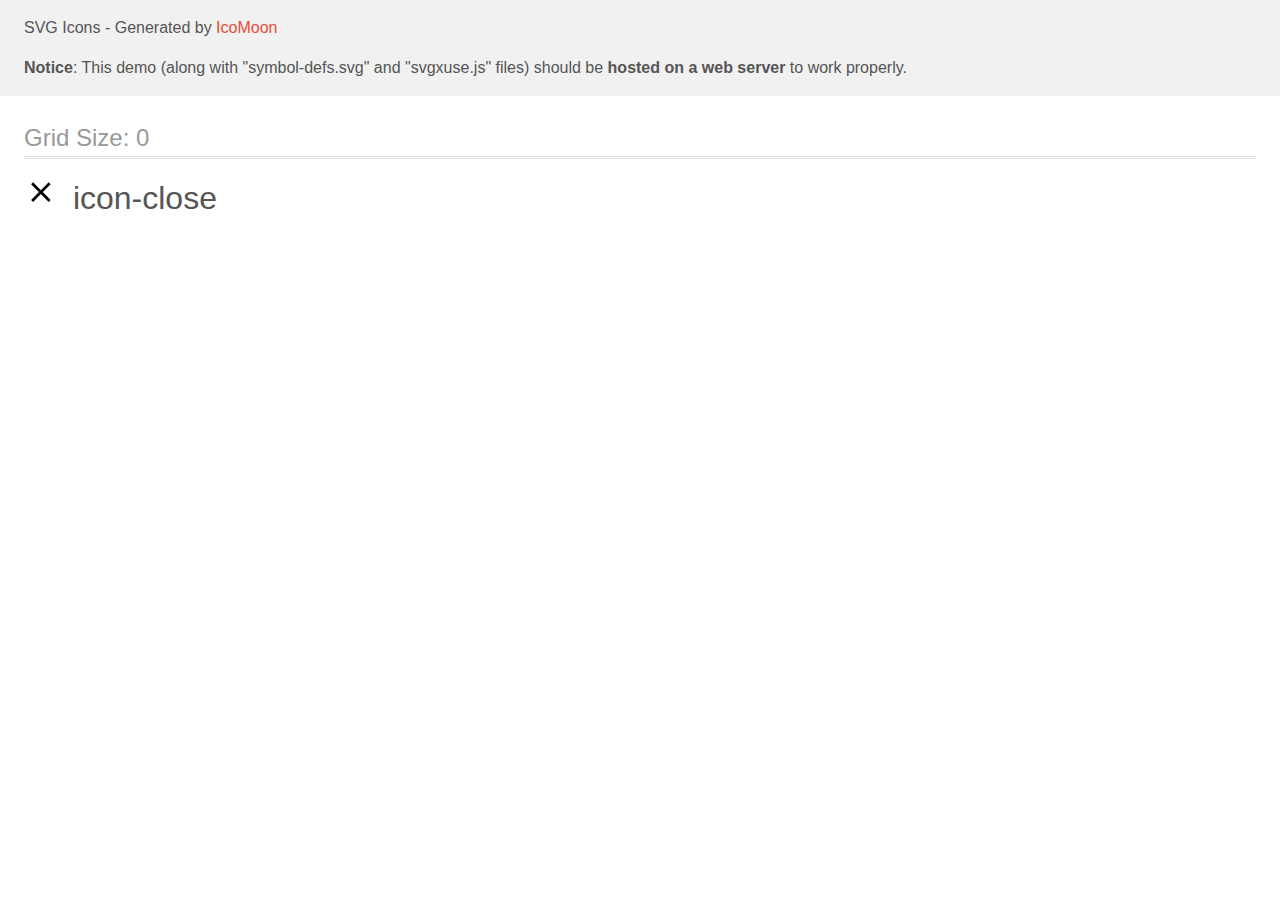
<file: images/icons2/SVG/close/demo-external-svg.html>
<!doctype html>
<html>
<head>
    <title>IcoMoon - SVG Icons</title>
    <meta charset="utf-8">
    <meta name="viewport" content="width=device-width, initial-scale=1">
    <link rel="stylesheet" href="demo-files/demo.css">
    <link rel="stylesheet" href="style.css">
</head>
<body>
<header class="bgc1 clearfix">
<div class="mhl">
    <p>SVG Icons - Generated by <a href="https://icomoon.io/app">IcoMoon</a></p><p><strong>Notice</strong>: This demo (along with "symbol-defs.svg" and "svgxuse.js" files) should be <b>hosted on a web server</b> to work properly.</p>
</div>
</header>
    <div class="clearfix mhl ptl">
        <h1 class="mvm mtn fgc1">Grid Size: 0</h1>
        <div class="glyph fs1">
            <div class="clearfix pbs">
                <svg class="icons icon-close"><use xlink:href="symbol-defs.svg#icon-close"></use></svg><span class="name"> icon-close</span>
            </div>
        </div>
  </div>
<script defer src="svgxuse.js"></script>
</body>
</html>
</file>
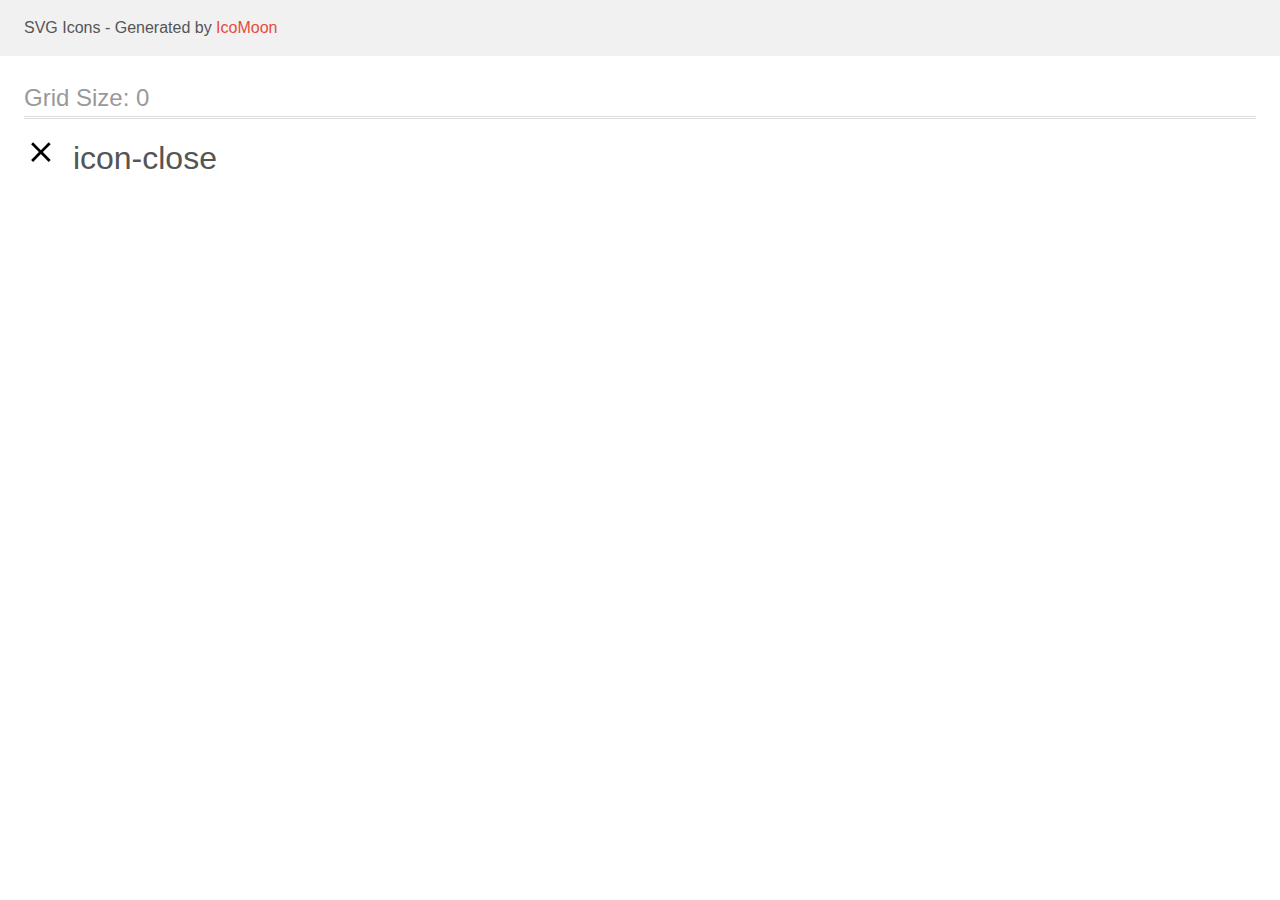
<file: images/icons2/SVG/close/demo.html>
<!doctype html>
<html>
<head>
    <title>IcoMoon - SVG Icons</title>
    <meta charset="utf-8">
    <meta name="viewport" content="width=device-width, initial-scale=1">
    <link rel="stylesheet" href="demo-files/demo.css">
    <link rel="stylesheet" href="style.css">
</head>
<body>
<svg aria-hidden="true" style="position: absolute; width: 0; height: 0; overflow: hidden;" version="1.1" xmlns="http://www.w3.org/2000/svg" xmlns:xlink="http://www.w3.org/1999/xlink">
<defs>
<symbol id="icon-close" viewBox="0 0 32 32">
<path d="M26.667 7.303l-1.97-1.97-7.808 7.808-7.808-7.808-1.97 1.97 7.808 7.808-7.808 7.808 1.97 1.97 7.808-7.808 7.808 7.808 1.97-1.97-7.808-7.808 7.808-7.808z"></path>
</symbol>
</defs>
</svg>

<header class="bgc1 clearfix">
<div class="mhl">
    <p>SVG Icons - Generated by <a href="https://icomoon.io/app">IcoMoon</a></p>
</div>
</header>
    <div class="clearfix mhl ptl">
        <h1 class="mvm mtn fgc1">Grid Size: 0</h1>
        <div class="glyph fs1">
            <div class="clearfix pbs">
                <svg class="icons icon-close"><use xlink:href="#icon-close"></use></svg><span class="name"> icon-close</span>
            </div>
        </div>
  </div>
<script defer src="svgxuse.js"></script>
</body>
</html>
</file>
<file: css/styles.css>
:root {
    --main-color: rgb(33, 33, 33);
    --secondary-color: rgb(117, 117, 117);
    --white-color: rgb(255, 255, 255);
    --btn-color: rgb(33, 150, 243);
    --btn-secondary-color: #F5F4FA;
    --btn-secondary-hover: rgb(33, 150, 243);
    --bg-gray-color: rgba(245, 244, 250, 1);
    --bg-black-color: rgb(47, 48, 58);
    --cubic-bezier: cubic-bezier(0.4, 0, 0.2, 1);
    --time-animation: 250ms;
}

/* Загалні параметри css */
body {
    background-color: var(--white-color);
    color: var(--main-color);
    font-family: "Roboto", sans-serif;
    font-size: 14px;
    line-height: 1.14;
    letter-spacing: 0.03em;
}

/* стандарти для всіх заголовків */
h1,
h2,
h3,
h4,
h5,
h6,
p {
    margin: 0;
}

/* Обязательный аттрибут для паддингов */
html {
    box-sizing: border-box;
}

*,
*::after,
*::before {
    box-sizing: inherit;
}

.svg {
    fill: currentColor;
    width: 106px;
    height: 60px;
}

/* Класс для обнуления базовых свойств у списков (ul) */
.list {
    list-style: none;
    padding-left: 0;
    margin: 0;
}

/* Класс для обнуления базовых свойств у ссылок */
.link {
    text-decoration: none;
    color: inherit;
}

/* Свойства для корректного отображения картинок */
img {
    display: block;
    max-width: 100%;
    height: auto;
}

/* Свойства для обнуления курсива у address */
address {
    font-style: normal;
}

/* скрывает тег */
.visually-hidden {
    position: absolute;
    width: 1px;
    height: 1px;
    margin: -1px;
    border: 0;
    padding: 0;
    white-space: nowrap;
    clip-path: inset(100%);
    clip: rect(0 0 0 0);
    overflow: hidden;
}

header a,
footer a {
    text-decoration: none;
}


/* navigation & logo WebStudio */

.logo {
    color: var(--main-color);
    font-family: 'Raleway', sans-serif;
    font-weight: 700;
    font-size: 26px;
    line-height: 1.20;
}

.logo:hover,
.logo:focus {
    color: none;
}

.white {
    display: inline-block;
    color: var(--white-color);
    margin-bottom: 20px;
}

.first {
    color: var(--btn-color);
}

.container {

    width: 1200px;
    margin: 0 auto;
    padding: 0 15px;
    /* outline: 2px solid tOmato; */
}

.headers {
    display: flex;
    padding: 24px 15px;
}

.main-nav {
    display: flex;
    align-items: center;
}

/* значення для всіх - ul*/
.list {
    list-style-type: none;
    margin: 0;
    padding: 0;
}

/* -тег выравнивание контента  justify-content: space-between;}*/
.mail {
    margin-right: 10px;
    width: 15px;
    height: 12px;
    /* outline: 1px solid black; */
    fill: currentColor;
}

.phone {
    margin-right: 10px;
    width: 15px;
    height: 16px;
    /* outline: 1px solid black; */
    fill: currentColor;
}

.header-list {
    display: flex;
    margin-left: 93px;
}

.nav-link {
    font-weight: 500;
    line-height: 1.14;
    letter-spacing: 0.02em;
    color: var(--main-color);
}

.header-list .list+.list {
    margin-left: 50px;
}

.nav-link:hover,
.nav-link:focus {
    color: rgb(33, 150, 243);
}

/* ------ підкреслення -------  */



/*----------HEADER - контактні данні в Хедер--------*/

.header-link {
    display: flex;
    align-items: center;
    margin-left: auto;
    /* автоматично відкудує тег в право*/
}

.header-link .list+.list {
    margin-left: 50px;
}



/* 
.phone>img:hover {
    background-color:;
} */

/* .mail::before {
    content: "";
    width: 16px;
    height: 12px;
    background-color: black;
    background-image: url(/images/header/mail.svg);
}

.phone::before {
    content: "";
    width: 16px;
    height: 12px;
    background-color: black;
    background-image: url(/images/header/phone.svg);
} */

/* Цвет активной страницы */

.nav-link.link-active {
    color: var(--btn-color);
    position: relative;
}

/* .li-active {
} */

.nav-link.link-active::after {
    content: "";
    position: absolute;
    bottom: -31px;
    left: 0px;
    display: block;
    width: 100%;
    height: 4px;
    background: #2196F3;
    border-radius: 2px;
}

.contact-link {
    display: flex;
    margin: auto;
    font-weight: 500;
    line-height: 1.14;
    letter-spacing: 0.02em;
    text-decoration: none;
    color: rgb(117, 117, 117);
}

.contact-link:hover,
.contact-link:focus {
    color: rgb(33, 150, 243);
}

.section {
    padding: 94px 0;
}

/*---------------------HERO ----------------*/
.section.hero {
    text-align: center;
    padding-bottom: 200px;
    padding-top: 200px;
    background-image: linear-gradient(to right, rgba(47, 48, 58, 0.4), rgba(47, 48, 58, 0.4)),
        url("../images/background-img.jpg");
    /*    outline: 1px solid red; - Линия подчеркивает весь контейнер*/
}

.hero-padd {
    margin: 0 auto;
    width: 700px;
}

.hero-title {
    font-weight: 900;
    font-size: 44px;
    letter-spacing: 0.06em;
    line-height: 1.36;
    text-transform: uppercase;
    color: var(--white-color);
    margin-bottom: 30px;
}

.hero-btn {
    font-family: inherit;
    font-weight: 700;
    min-width: 200px;
    color: var(--white-color);
    background-color: var(--btn-color);
    font-size: 16px;
    line-height: 1.87;
    letter-spacing: 0.06em;
    padding: 10px 32px;
    border-radius: 4px;
    border: none;
}

/* КНОПКА МАДАЛКА */
.hero-btn:avtive {}

/*--------------------- our project ----------------*/
.advantage {
    display: flex;
}

.advantage-main {
    padding: 0px;
    display: flex;
    list-style-type: none;
    flex-wrap: nowrap;
}

.advantage-title {
    font-size: 14px;
    font-weight: 700;
    line-height: 1.14;
    text-transform: uppercase;
    margin-bottom: 10px;
}

.svg {
    padding: 25 102;
    fill: currentColor;
    width: 106;
    height: 60;
}

.svg-container {
    /* DIV - icons*/
    display: flex;
    justify-content: center;
    align-items: center;
    width: 270px;
    height: 120px;
    background: #F5F4FA;
    border-radius: 4px;
    margin-bottom: 30px;
}

.svg-icons {
    /* Li - icons */
    width: 65px;
    height: 70px;
    margin: 25 auto;
}

.advantage-padding:not(:last-child) {
    margin-right: 30px;
}


.advantage-discription {
    color: var(--secondary-color);
    font-weight: 400;
    line-height: 1.7;
    text-transform: none;
}

.advantage-padding {
    width: 270px;
}

.centr {
    text-align: center;
}

/*--------------------- ABOUT  ----------------*/
.section.about {
    padding-top: 0px;
}

.section-title {
    font-size: 36px;
    line-height: 1.16;
    text-align: center;
    margin-bottom: 50px;
}

.pictures-line {
    display: flex;
    list-style-type: none;
    margin: 0 auto;
    justify-content: space-between;
    padding: 0;
}

.team-li-li {
    display: flex;
}

.img-space {
    position: relative;
}

.image-background {
    position: absolute;
    bottom: 0;
    left: 0;

    font-weight: 700;
    font-size: 14px;
    line-height: calc(16/14);
    letter-spacing: 0.03em;
    text-transform: uppercase;
    display: flex;
    justify-content: center;
    align-items: center;
    color: var(--white-color);
    background-color: rgba(47, 48, 58, 0.8);
    width: 100%;
    height: 70px;
}

/*--------------------- Блок - команда ----------------*/

.section.team {
    background-color: var(--bg-gray-color);
}

.team-container {
    display: flex;
    align-items: center;
    padding-top: 16px;
}

.team-link {
    display: flex;
    justify-content: center;
    align-items: center;
    padding: 0;
    border: none;
    margin-right: 10px;
    width: 44px;
    height: 44px;
    background-color: white;
}

.team-ling:last-child {
    margin-right: 0px;
}

.team-link:hover {
    background-color: #2196F3;
    border-radius: 50%;

}

.team-icons {
    width: 20px;
    height: 20px;
    border: none;
    fill: gray;
}

.team-link:hover .team-icons {
    fill: white;
}

.team-list {
    display: flex;
    align-items: center;
    justify-content: center;
}

.team-name {
    margin-bottom: 10px;
    font-weight: 500;
    font-size: 16px;
    text-align: center;
    line-height: 1.19;
}

.team-description {
    color: var(--secondary-color);
    font-size: 16px;
    line-height: 1.19;
    text-align: center;
    margin-bottom: 16px;
}

.team-decor {
    box-shadow: 0px 2px 1px rgb(0 0 0 / 20%);
    margin-right: 30px;
    max-width: 270px;
}

.team-decor:last-child {
    margin-right: 0;
}

.team-border {
    background-color: #fff;
    border-radius: 0px 0px 4px 4px;
    line-height: 1.1;
    padding: 30px;
    justify-content: center;
}

.team.photo {
    height: 260px;
    width: 270px;
    border-radius: 0px;
    margin-right: 30px;
}

/* --------------------CLIENTS -------------- */
.clients-title {
    font-family: 'Roboto', sans-serif;
    font-weight: 700;
    font-size: 36px;
    line-height: calc(42/36);
    text-align: center;
    letter-spacing: 0.03em;
    margin-bottom: 50px;
}

.clients {
    display: flex;
    border: 0;
}

.border-logo {
    display: flex;
    justify-content: center;
    align-items: center;
    width: 100%;
    height: 100%;
    margin: 0px;
    border: 2px;
    border-color: rgba(175, 177, 184, 1);
    border: 1px solid #AFB1B8;
    border-radius: 4px;
    color: #afb1b8;
}

/* .border-logo:not(:last-child) {
    margin-right: 30px;
} */

.clients-list {
    width: 170px;
    height: 92px;
    margin-right: 30px;
}

.clients-list:last-child {
    margin-right: 0px;
}

.logo-size {
    width: 106px;
    height: 60px;
    fill: currentColor;
}

.border-logo:hover,
.border-logo:focus {
    color: var(--btn-color);
    border-color: var(--btn-color);
}

/*--------------------- футер ----------------*/

.footer {
    padding: 60px 0;
    background-color: var(--bg-black-color);
}

.flexbox {
    display: flex;
    align-items: baseline;
}

.footer-contacts {
    margin-right: 70px;
}

.footer>.logo {
    margin: 0 0 20px 0;
}

.footer-second {
    display: flex;
    justify-content: center;
    align-items: center;
    width: 44px;
    height: 44px;
}

.footer-title {
    margin-bottom: 20px;
    font-style: normal;
    font-weight: 700;
    font-size: 14px;
    line-height: calc(16/14);
    letter-spacing: 0.03em;
    text-transform: uppercase;
}

.footer-list::not(last-child) {
    margin-bottom: 9px;
}

.contact-second {
    display: flex;
}

.footer-second {
    display: flex;
    justify-content: center;
    align-items: center;
}

.footer-second:not(last-child) {
    margin-right: 10px;
}

.footer-ul {
    display: flex;
}

.footer-icons {
    /* --- Ссылке добавили свойства---- */
    display: flex;
    justify-content: center;
    align-items: center;
    width: 44px;
    height: 44px;
    color: var(--white-color);
    /* outline: 1px solid red; */
    background: rgba(255, 255, 255, 0.1);
    border-radius: 50%;
}


.footer-icons:hover,
.footer-icons:focus {
    background: #2196F3;
}


.footer-icons2 {
    width: 20px;
    height: 20px;
    fill: currentColor;
}

/* .footer-icons-link --- Отдельный контейнер */

/* ------------Footer - contacts ----------- */

.contact-map {
    font-weight: 400;
    line-height: 1.71;
    color: rgb(255, 255, 255);
}

.contact-footer {
    font-weight: 400;
    line-height: 1.7;
    color: rgba(255, 255, 255, 0.6);
}

.contact-footer:hover,
.contact-footer:focus {
    color: rgb(33, 150, 243);
}

/* ------------Footer - contacts ----------- */

/* .contact {}  Footer - на УЛ в первом ДИВЕ */

.contact-map {
    font-weight: 400;
    line-height: 1.71;
    color: rgb(255, 255, 255);
}

.contact-footer {
    font-weight: 400;
    line-height: 1.7;
    color: rgba(255, 255, 255, 0.6);
}

.contact-footer:hover,
.contact-footer:focus {
    color: rgb(33, 150, 243);
}


/* portfolio main*/
/* кнопки*/

.portfolio-list {
    display: flex;
    justify-content: center;
    font-weight: 500;
    line-height: 1.6;
    margin-bottom: 50px;
    text-align: center;
    list-style-type: none;
}

.btn-portfolio {
    font-family: inherit;
    font-style: normal;
    font-weight: 500;
    font-size: 16px;
    line-height: 1.62;
    letter-spacing: inherit;
    text-align: center;
    cursor: pointer;
    background: #F5F4FA;
    border-radius: 4px;
    display: block;
    padding: 6px 22px;
    border: none;
}

.portfolio-margin:not(:last-child) {
    margin-right: 8px;
}

.project {
    display: flex;
    flex-wrap: wrap;
    list-style-type: none;
}

.project-list {
    position: relative;
    width: 370px;
    background: var(--white-color);
    border: 2px solid var(--btn-secondary-color);
    margin-bottom: 30px;
    margin-right: 30px;
}

.project-list:nth-child(3n) {
    margin-right: 0px;
}

.btn-portfolio:hover,
.btn-portfolio:focus {
    font-weight: 500;
    font-size: 16px;
    line-height: 1.62;
    text-align: center;
    color: rgb(255, 255, 255);
    background-color: rgb(33, 150, 243);
}

/* Портфолио main */




/* .portfolio::before {
    content: "";
    position: absolute;
    top: 0;
    left: 0;
    width: 100%;
    height: 100%;
    background-color: rgba(33, 150, 243, 0.9);
    opacity: 0;
} */

.test-hover {
    /*=== DIV - контейнер загальний ===*/
    position: relative;
    overflow: hidden;
}

.portfolio {
    width: 370px;
}

.portfolio-hover {
    /* === DIV  ===*/
    position: absolute;
    top: 0;
    left: 0;
    width: 100%;
    height: 100%;
    text-align: left;
    background: rgba(33, 150, 243, 0.9);
    padding: 63px 24px;
    transform: translateY(101%);
    transition: transform var(--time-animation) var(--cubic-bezier);
    overflow: hidden;
}

.title-hover {
    /* === Текст который на картинке будет ===*/
    /* text-align: left; */
    font-weight: 400;
    font-size: 18px;
    line-height: 1.56;
    letter-spacing: 0.03em;
    color: var(--white-color);
}

.project-list:hover .portfolio-hover,
.project-list:focus .portfolio-hover {
    transform: translateY(0);
}

/* Активний фільтр */

.btn-portfolio-active {
    color: var(--white-color);
    background-color: var(--btn-color);
}

.portfolio-title {
    font-weight: 700;
    font-size: 18px;
    line-height: 2;
    letter-spacing: 0.06em;
    margin-bottom: 4px;
}

.project-content {
    padding: 20px 24px;
}

.portfolio-discription {
    font-weight: 400;
    font-size: 16px;
    line-height: 1.9;
    color: #757575;
}

/*== МОДАЛЬНЕ Вікно ===*/
.backdrop {
    position: fixed;
    top: 0;
    left: 0;
    width: 100vw;
    height: 100vh;

    background-color: rgba(0, 0, 0, 0.2);
    z-index: 100;
}


.backdrop.is-hidden {
    opacity: 0;
    pointer-events: none;
}

.modal {
    position: absolute;
    top: 50%;
    left: 50%;

    min-width: 528px;
    min-height: 581px;

    background-color: var(--white-color);
    border-radius: 4px;
    box-shadow: 0px 1px 3px rgba(0, 0, 0, 0.12), 0px 1px 1px rgba(0, 0, 0, 0.14),
        0px 2px 1px rgba(0, 0, 0, 0.2);

    transform: translate(-50%, -50%) scale(1);
    transition: transform var(--time-animation) var(--cubic-bezier);
}

.backdrop.is-hidden .modal {
    transform: translate(-50%, -50%) scale(1.1);
}

.modal .button {
    position: absolute;
    top: 8px;
    right: 8px;
    display: flex;
    justify-content: center;
    align-items: center;

    width: 30px;
    height: 30px;

    background-color: var(--white-color);
    border-radius: 50%;
    border: 1px solid rgba(0, 0, 0, 0.1);
}

.backdrop.is-hidden {
    opacity: 0;
    pointer-events: none;
}

.btn-modal {
    position: absolute;
    top: 8px;
    right: 8px;
    display: flex;
    justify-content: center;
    align-items: center;
    width: 30px;
    height: 30px;
    background-color: var(--white-color);
    border-radius: 50%;
    border: 1px solid rgba(0, 0, 0, 0.1);
}
</file>
<file: images/icons2/demo-files/demo.css>
body {
  padding: 0;
  margin: 0;
  font-family: sans-serif;
  font-size: 1em;
  line-height: 1.5;
  color: #555;
  background: #fff;
}
h1 {
  font-size: 1.5em;
  font-weight: normal;
  box-shadow: 0 1px #ddd, 0 2px #fff, 0 3px #ddd;
}
small {
  font-size: .66666667em;
}
a {
  color: #e74c3c;
  text-decoration: none;
}
a:hover, a:focus {
  box-shadow: 0 1px #e74c3c;
}
.bshadow0, input {
  box-shadow: inset 0 -2px #e7e7e7;
}
input:hover {
  box-shadow: inset 0 -2px #ccc;
}
input, fieldset {
  font-size: 1em;
  margin: 0;
  padding: 0;
  border: 0;
}
input {
  color: inherit;
  line-height: 1.5;
  height: 1.5em;
  padding: .25em 0;
}
input:focus {
  outline: none;
  box-shadow: inset 0 -2px #449fdb;
}
.glyph {
  font-size: 16px;
  margin-right: 1.5em;
  float: left;
  width: 17em;
}
svg {
  color: #000;
}
.liga {
  width: 80%;
  width: calc(100% - 2.5em);
}
.talign-right {
  text-align: right;
}
.talign-center {
  text-align: center;
}
.bgc1 {
  background: #f1f1f1;
}
.fgc0 {
  color: #000;
}
.fgc1 {
  color: #999;
}
p {
  margin-top: 1em;
  margin-bottom: 1em;
}
.mvm {
  margin-top: .75em;
  margin-bottom: .75em;
}
.mtn {
  margin-top: 0;
}
.mtl, .mal {
  margin-top: 1.5em;
}
.mbl, .mal {
  margin-bottom: 1.5em;
}
.mal, .mhl {
  margin-left: 1.5em;
  margin-right: 1.5em;
}
.mhmm {
  margin-left: 1em;
  margin-right: 1em;
}
.ptl {
  padding-top: 1.5em;
}
.pbs, .pvs {
  padding-bottom: .25em;
}
.pvs, .pts {
  padding-top: .25em;
}
.unit {
  float: left;
}
.unitRight {
  float: right;
}
.size1of2 {
  width: 50%;
}
.size1of1 {
  width: 100%;
}
.clearfix:before, .clearfix:after {
  content: " ";
  display: table;
}
.clearfix:after {
  clear: both;
}
.hidden-true {
  display: none;
}
.textbox0 {
  width: 3em;
  background: #f1f1f1;
  padding: .25em .5em;
  line-height: 1.5;
  height: 1.5em;
}
.fs0 {
  font-size: 16px;
}
.fs1 {
  font-size: 32px;
}
.name {
  margin-left: .25em;
}
</file>
<file: images/icons2/style.css>
.icons {
  display: inline-block;
  width: 1em;
  height: 1em;
  stroke-width: 0;
  stroke: currentColor;
  fill: currentColor;
}

/* ==========================================
Single-colored icons can be modified like so:
.icon-name {
  font-size: 32px;
  color: red;
}
========================================== */

.icon-advantage-1 {
  width: 0.9423828125em;
}

.icon-facebook {
  width: 0.5498046875em;
}

.icon-logo1 {
  width: 1.7666015625em;
}

.icon-logo2 {
  width: 1.7666015625em;
}

.icon-logo3 {
  width: 1.7666015625em;
}

.icon-logo4 {
  width: 1.7666015625em;
}

.icon-logo5 {
  width: 1.7666015625em;
}

.icon-logo6 {
  width: 1.7666015625em;
}

.icon-mail {
  width: 1.3330078125em;
}

.icon-smartphone {
  width: 0.625em;
}

.icon-twitter {
  width: 1.111328125em;
}
</file>
<file: images/icons2/SVG/close/demo-files/demo.css>
body {
  padding: 0;
  margin: 0;
  font-family: sans-serif;
  font-size: 1em;
  line-height: 1.5;
  color: #555;
  background: #fff;
}
h1 {
  font-size: 1.5em;
  font-weight: normal;
  box-shadow: 0 1px #ddd, 0 2px #fff, 0 3px #ddd;
}
small {
  font-size: .66666667em;
}
a {
  color: #e74c3c;
  text-decoration: none;
}
a:hover, a:focus {
  box-shadow: 0 1px #e74c3c;
}
.bshadow0, input {
  box-shadow: inset 0 -2px #e7e7e7;
}
input:hover {
  box-shadow: inset 0 -2px #ccc;
}
input, fieldset {
  font-size: 1em;
  margin: 0;
  padding: 0;
  border: 0;
}
input {
  color: inherit;
  line-height: 1.5;
  height: 1.5em;
  padding: .25em 0;
}
input:focus {
  outline: none;
  box-shadow: inset 0 -2px #449fdb;
}
.glyph {
  font-size: 16px;
  margin-right: 1.5em;
  float: left;
  width: 17em;
}
svg {
  color: #000;
}
.liga {
  width: 80%;
  width: calc(100% - 2.5em);
}
.talign-right {
  text-align: right;
}
.talign-center {
  text-align: center;
}
.bgc1 {
  background: #f1f1f1;
}
.fgc0 {
  color: #000;
}
.fgc1 {
  color: #999;
}
p {
  margin-top: 1em;
  margin-bottom: 1em;
}
.mvm {
  margin-top: .75em;
  margin-bottom: .75em;
}
.mtn {
  margin-top: 0;
}
.mtl, .mal {
  margin-top: 1.5em;
}
.mbl, .mal {
  margin-bottom: 1.5em;
}
.mal, .mhl {
  margin-left: 1.5em;
  margin-right: 1.5em;
}
.mhmm {
  margin-left: 1em;
  margin-right: 1em;
}
.ptl {
  padding-top: 1.5em;
}
.pbs, .pvs {
  padding-bottom: .25em;
}
.pvs, .pts {
  padding-top: .25em;
}
.unit {
  float: left;
}
.unitRight {
  float: right;
}
.size1of2 {
  width: 50%;
}
.size1of1 {
  width: 100%;
}
.clearfix:before, .clearfix:after {
  content: " ";
  display: table;
}
.clearfix:after {
  clear: both;
}
.hidden-true {
  display: none;
}
.textbox0 {
  width: 3em;
  background: #f1f1f1;
  padding: .25em .5em;
  line-height: 1.5;
  height: 1.5em;
}
.fs0 {
  font-size: 16px;
}
.fs1 {
  font-size: 32px;
}
.name {
  margin-left: .25em;
}
</file>
<file: images/icons2/SVG/close/style.css>
.icons {
  display: inline-block;
  width: 1em;
  height: 1em;
  stroke-width: 0;
  stroke: currentColor;
  fill: currentColor;
}

/* ==========================================
Single-colored icons can be modified like so:
.icon-name {
  font-size: 32px;
  color: red;
}
========================================== */
</file>
